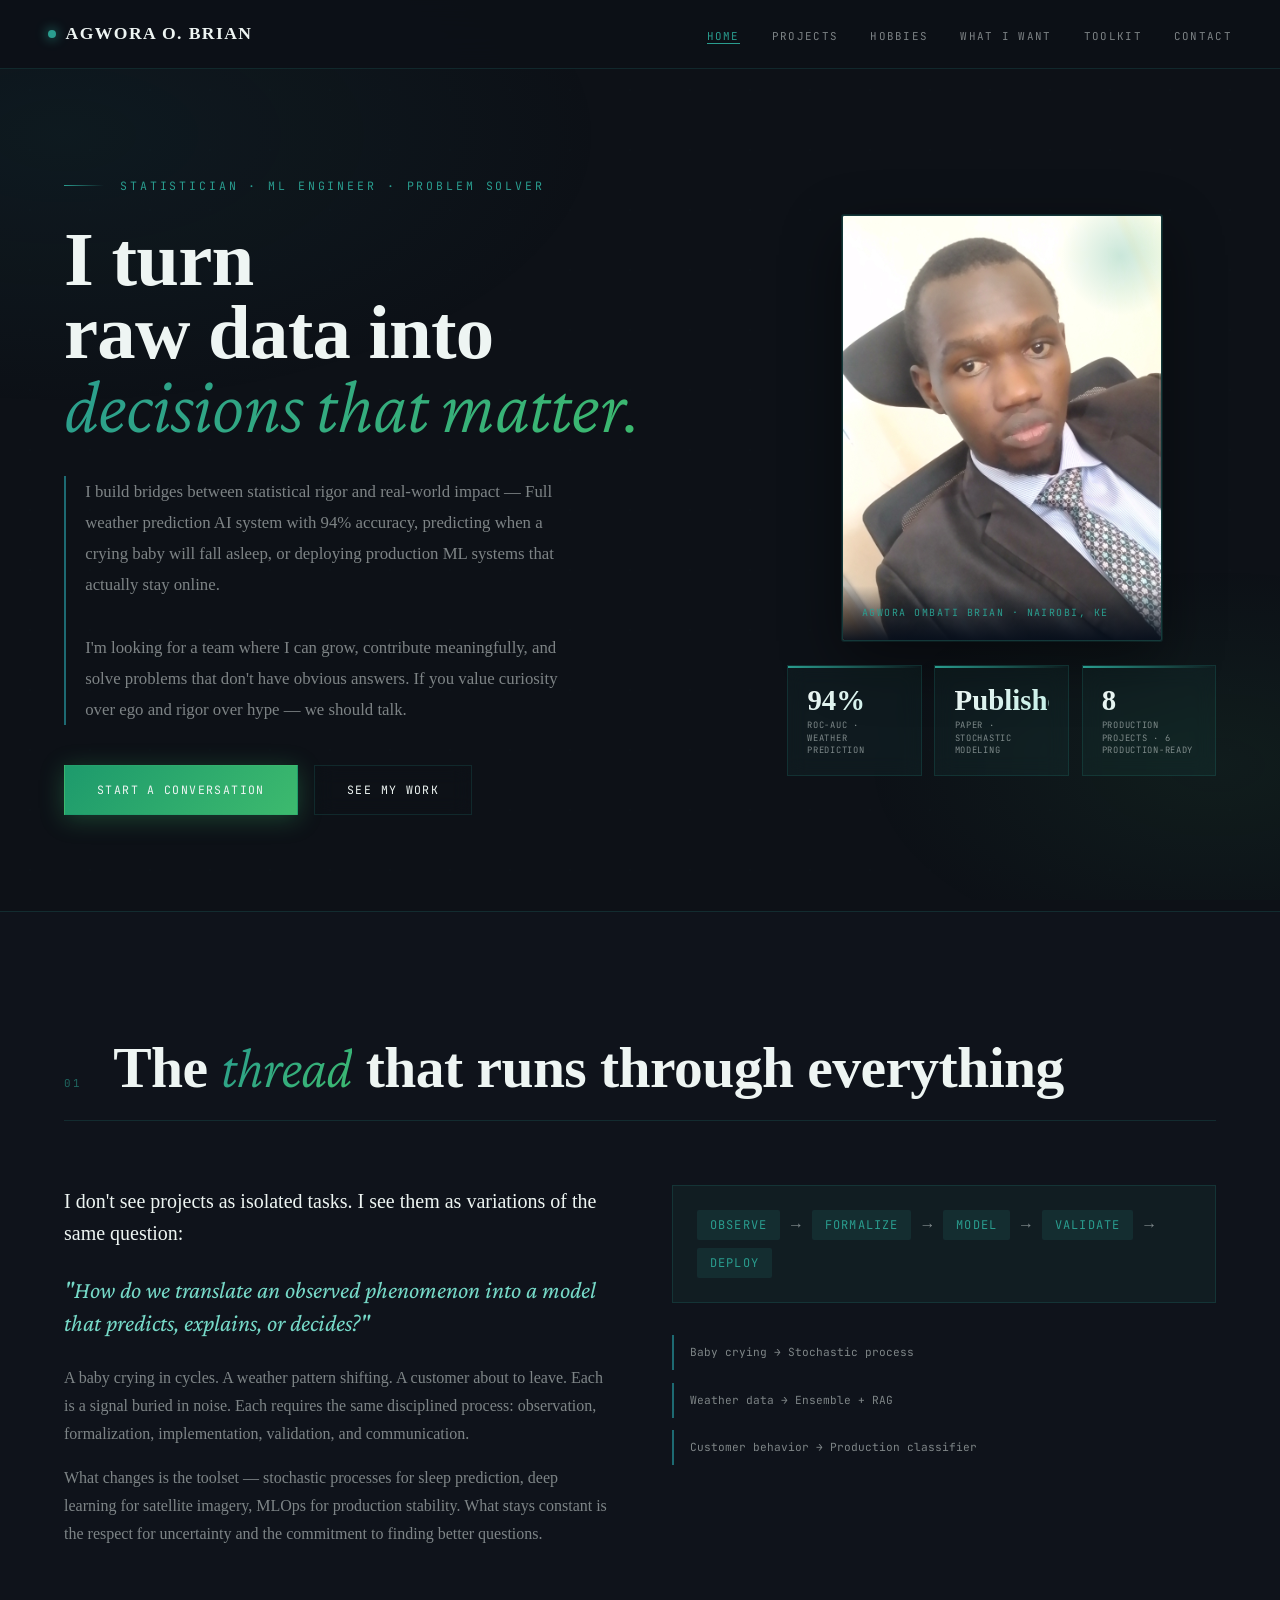
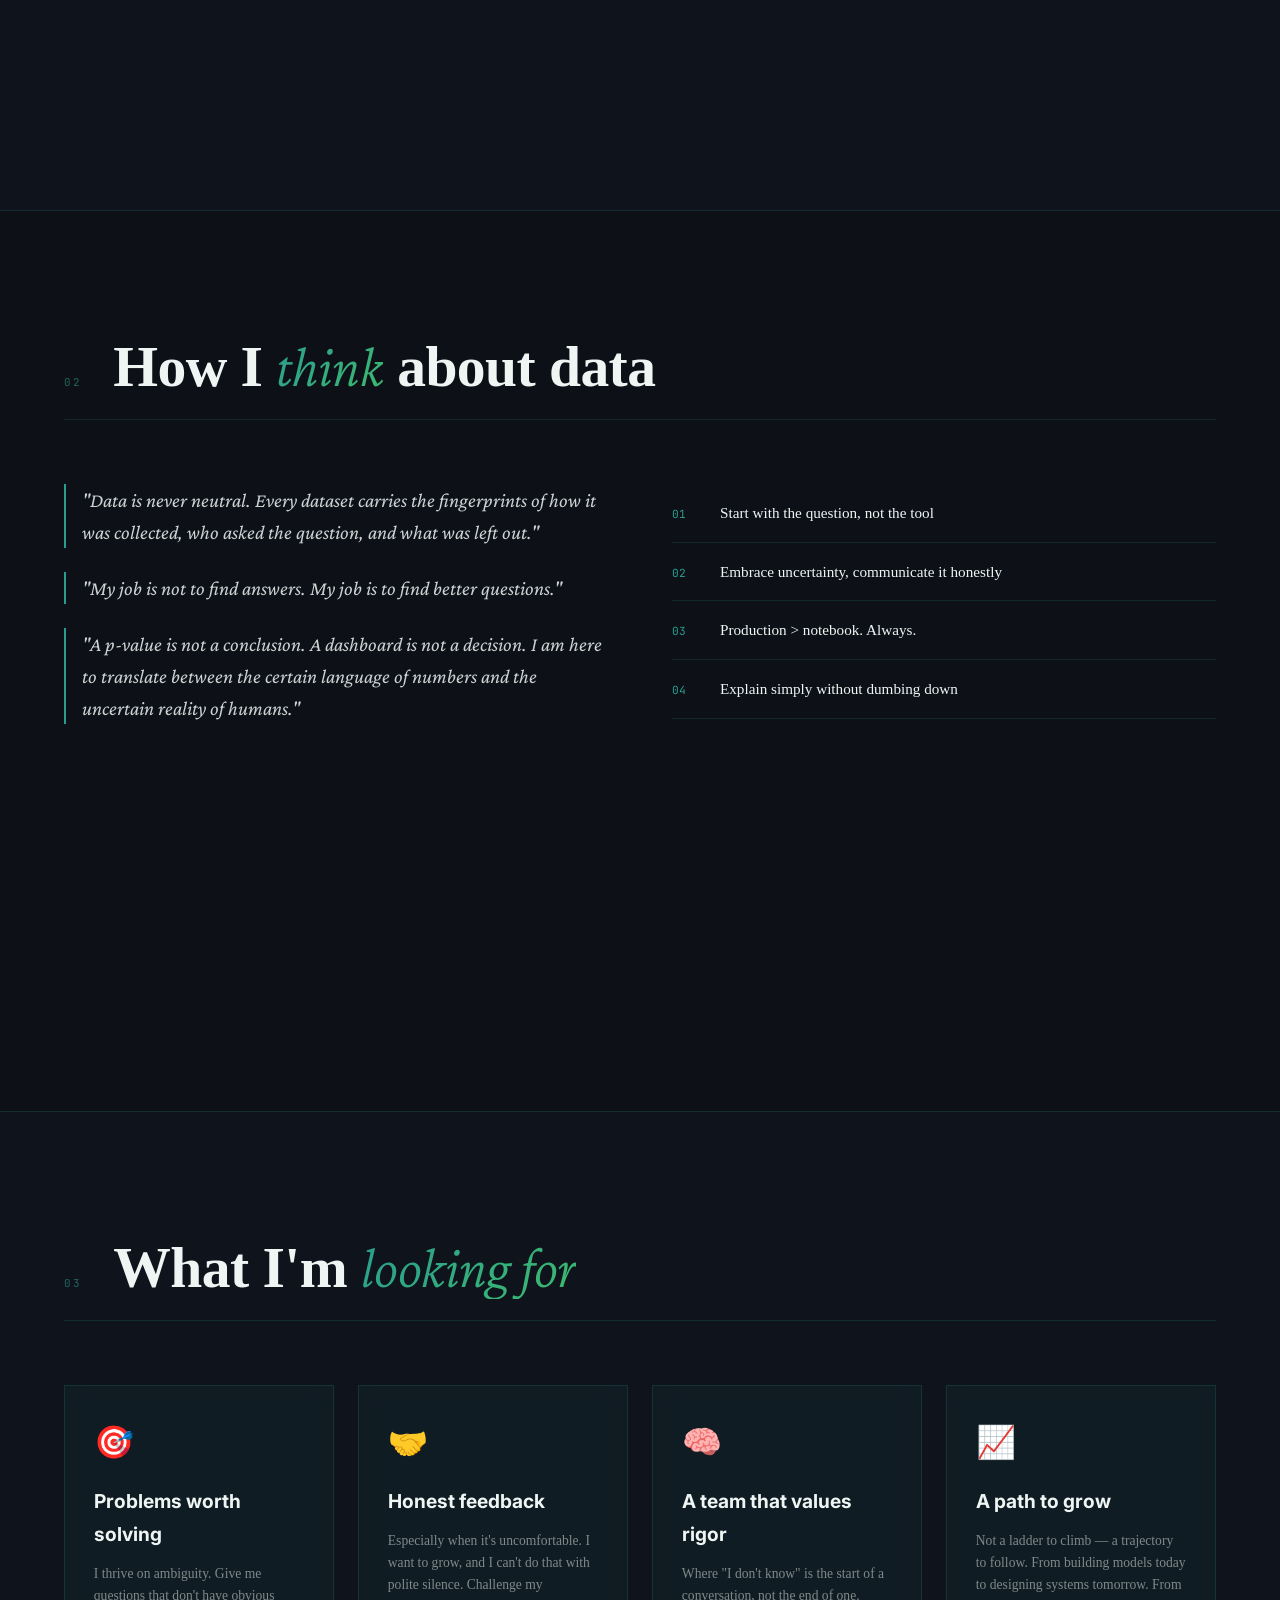
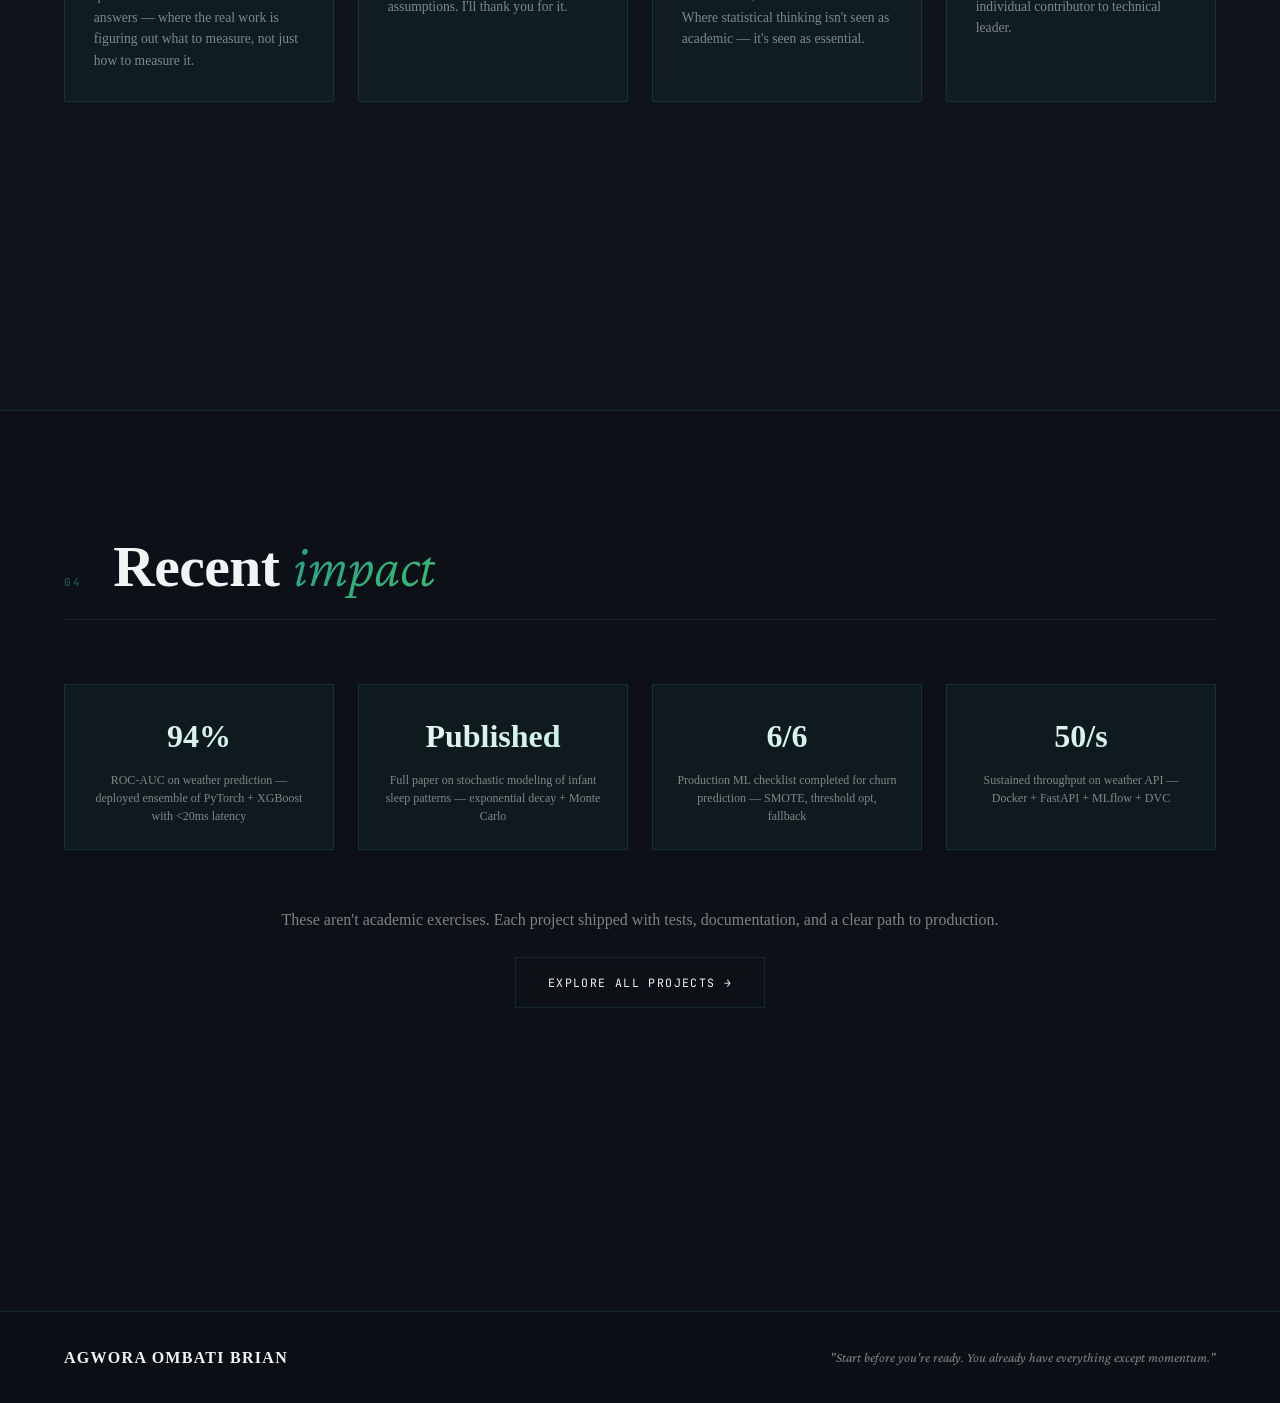
<file: index.html>
<!DOCTYPE html>
<html lang="en">
<head>
<meta charset="UTF-8">
<meta name="viewport" content="width=device-width, initial-scale=1.0">
<title>Agwora Ombati Brian — Data Scientist & ML Engineer</title>
<link rel="preconnect" href="https://fonts.googleapis.com">
<link href="https://fonts.googleapis.com/css2?family=Inter:opsz,wght@14..32,300;14..32,400;14..32,500;14..32,600;14..32,700;14..32,800&family=Crimson+Pro:ital,wght@0,400;0,500;1,400;1,500&family=JetBrains+Mono:wght@300;400;500&display=swap" rel="stylesheet">
<link rel="stylesheet" href="style.css">
</head>
<body>

<nav id="navbar">
  <a href="index.html" class="nav-logo">
    <span></span>AGWORA O. BRIAN
  </a>
  <div class="nav-right">
    <ul class="nav-links">
      <li><a href="index.html" class="active">Home</a></li>
      <li><a href="projects.html">Projects</a></li>
      <li><a href="hobbies.html">Hobbies</a></li>
      <li><a href="wants.html">What I Want</a></li>
      <li><a href="toolkit.html">Toolkit</a></li>
      <li><a href="contact.html">Contact</a></li>
    </ul>
    <button class="hamburger" id="hamburger" aria-label="Menu">
      <span></span><span></span><span></span>
    </button>
  </div>
</nav>

<div class="mobile-menu" id="mobileMenu">
  <a href="index.html" onclick="closeMobile()">Home</a>
  <a href="projects.html" onclick="closeMobile()">Projects</a>
  <a href="hobbies.html" onclick="closeMobile()">Hobbies</a>
  <a href="wants.html" onclick="closeMobile()">What I Want</a>
  <a href="toolkit.html" onclick="closeMobile()">Toolkit</a>
  <a href="contact.html" onclick="closeMobile()">Contact</a>
</div>

<!-- SECTION 1: HERO -->
<section id="home">
  <div class="hero-left">
    <div class="hero-eyebrow">Statistician · ML Engineer · Problem Solver</div>
    <h1 class="hero-headline">
      I turn<br>raw data into<br><em>decisions that matter.</em>
    </h1>
    <p class="hero-bio">
      I build bridges between statistical rigor and real-world impact — Full weather prediction AI system with 94% accuracy, predicting when a crying baby will fall asleep, or deploying production ML systems that actually stay online.
      <br><br>
      I'm looking for a team where I can grow, contribute meaningfully, and solve problems that don't have obvious answers. If you value curiosity over ego and rigor over hype — we should talk.
    </p>
    <div class="hero-btns">
      <a href="contact.html" class="btn btn-primary">Start a conversation</a>
      <a href="projects.html" class="btn btn-outline">See my work</a>
    </div>
  </div>

  <div class="hero-right">
    <div class="hero-photo-wrapper">
      <div class="hero-photo-frame">
        <img src="profile.jpg" alt="Agwora Ombati Brian" style="width:100%;height:100%;object-fit:cover;" />
        <div class="photo-glow"></div>
        <div class="photo-label">Agwora Ombati Brian · Nairobi, KE</div>
      </div>
    </div>

    <div class="hero-stats-row">
      <div class="hero-stat-card">
        <div class="stat-num">94%</div>
        <div class="stat-label">ROC-AUC · Weather Prediction</div>
      </div>
      <div class="hero-stat-card">
        <div class="stat-num">Published</div>
        <div class="stat-label">Paper · Stochastic Modeling</div>
      </div>
      <div class="hero-stat-card">
        <div class="stat-num">8</div>
        <div class="stat-label">Production projects · 6 production-ready</div>
      </div>
    </div>
  </div>
</section>

<!-- SECTION 2: THE THREAD THAT CONNECTS MY WORK -->
<section id="thread" class="alt-section">
  <div class="section-header reveal">
    <span class="section-number">01</span>
    <h2 class="section-title">The <em>thread</em> that runs through everything</h2>
  </div>
  <div class="thread-grid reveal">
    <div class="thread-text">
      <p class="thread-lead">I don't see projects as isolated tasks. I see them as variations of the same question:</p>
      <p class="thread-quote">"How do we translate an observed phenomenon into a model that predicts, explains, or decides?"</p>
      <p class="thread-body">A baby crying in cycles. A weather pattern shifting. A customer about to leave. Each is a signal buried in noise. Each requires the same disciplined process: observation, formalization, implementation, validation, and communication.</p>
      <p class="thread-body">What changes is the toolset — stochastic processes for sleep prediction, deep learning for satellite imagery, MLOps for production stability. What stays constant is the respect for uncertainty and the commitment to finding better questions.</p>
    </div>
    <div class="thread-visual">
      <div class="thread-chain">
        <span class="chain-link">Observe</span>
        <span class="chain-arrow">→</span>
        <span class="chain-link">Formalize</span>
        <span class="chain-arrow">→</span>
        <span class="chain-link">Model</span>
        <span class="chain-arrow">→</span>
        <span class="chain-link">Validate</span>
        <span class="chain-arrow">→</span>
        <span class="chain-link">Deploy</span>
      </div>
      <div class="thread-examples">
        <div class="example-item">Baby crying → Stochastic process</div>
        <div class="example-item">Weather data → Ensemble + RAG</div>
        <div class="example-item">Customer behavior → Production classifier</div>
      </div>
    </div>
  </div>
</section>

<!-- SECTION 3: MY PHILOSOPHY -->
<section id="philosophy">
  <div class="section-header reveal">
    <span class="section-number">02</span>
    <h2 class="section-title">How I <em>think</em> about data</h2>
  </div>
  <div class="philosophy-container reveal">
    <div class="philosophy-main">
      <p class="philosophy-statement">"Data is never neutral. Every dataset carries the fingerprints of how it was collected, who asked the question, and what was left out."</p>
      <p class="philosophy-statement">"My job is not to find answers. My job is to find better questions."</p>
      <p class="philosophy-statement">"A p-value is not a conclusion. A dashboard is not a decision. I am here to translate between the certain language of numbers and the uncertain reality of humans."</p>
    </div>
    <div class="philosophy-principles">
      <div class="principle">
        <span class="principle-num">01</span>
        <span class="principle-text">Start with the question, not the tool</span>
      </div>
      <div class="principle">
        <span class="principle-num">02</span>
        <span class="principle-text">Embrace uncertainty, communicate it honestly</span>
      </div>
      <div class="principle">
        <span class="principle-num">03</span>
        <span class="principle-text">Production > notebook. Always.</span>
      </div>
      <div class="principle">
        <span class="principle-num">04</span>
        <span class="principle-text">Explain simply without dumbing down</span>
      </div>
    </div>
  </div>
</section>

<!-- SECTION 4: WHAT I'M LOOKING FOR -->
<section id="looking-for" class="alt-section">
  <div class="section-header reveal">
    <span class="section-number">03</span>
    <h2 class="section-title">What I'm <em>looking for</em></h2>
  </div>
  <div class="looking-grid reveal">
    <div class="looking-card">
      <div class="looking-icon">🎯</div>
      <h3>Problems worth solving</h3>
      <p>I thrive on ambiguity. Give me questions that don't have obvious answers — where the real work is figuring out what to measure, not just how to measure it.</p>
    </div>
    <div class="looking-card">
      <div class="looking-icon">🤝</div>
      <h3>Honest feedback</h3>
      <p>Especially when it's uncomfortable. I want to grow, and I can't do that with polite silence. Challenge my assumptions. I'll thank you for it.</p>
    </div>
    <div class="looking-card">
      <div class="looking-icon">🧠</div>
      <h3>A team that values rigor</h3>
      <p>Where "I don't know" is the start of a conversation, not the end of one. Where statistical thinking isn't seen as academic — it's seen as essential.</p>
    </div>
    <div class="looking-card">
      <div class="looking-icon">📈</div>
      <h3>A path to grow</h3>
      <p>Not a ladder to climb — a trajectory to follow. From building models today to designing systems tomorrow. From individual contributor to technical leader.</p>
    </div>
  </div>
</section>

<!-- SECTION 5: RECENT IMPACT -->
<section id="impact">
  <div class="section-header reveal">
    <span class="section-number">04</span>
    <h2 class="section-title">Recent <em>impact</em></h2>
  </div>
  <div class="impact-grid reveal">
    <div class="impact-item">
      <div class="impact-num">94%</div>
      <div class="impact-desc">ROC-AUC on weather prediction — deployed ensemble of PyTorch + XGBoost with &lt;20ms latency</div>
    </div>
    <div class="impact-item">
      <div class="impact-num">Published</div>
      <div class="impact-desc">Full paper on stochastic modeling of infant sleep patterns — exponential decay + Monte Carlo</div>
    </div>
    <div class="impact-item">
      <div class="impact-num">6/6</div>
      <div class="impact-desc">Production ML checklist completed for churn prediction — SMOTE, threshold opt, fallback</div>
    </div>
    <div class="impact-item">
      <div class="impact-num">50/s</div>
      <div class="impact-desc">Sustained throughput on weather API — Docker + FastAPI + MLflow + DVC</div>
    </div>
  </div>
  <div class="impact-cta reveal">
    <p>These aren't academic exercises. Each project shipped with tests, documentation, and a clear path to production.</p>
    <a href="projects.html" class="btn btn-outline">Explore all projects →</a>
  </div>
</section>

<footer>
  <span class="footer-name">AGWORA OMBATI BRIAN</span>
  <span class="footer-closing">"Start before you're ready. You already have everything except momentum."</span>
</footer>

<script src="script.js"></script>
</body>
  </html>
</file>
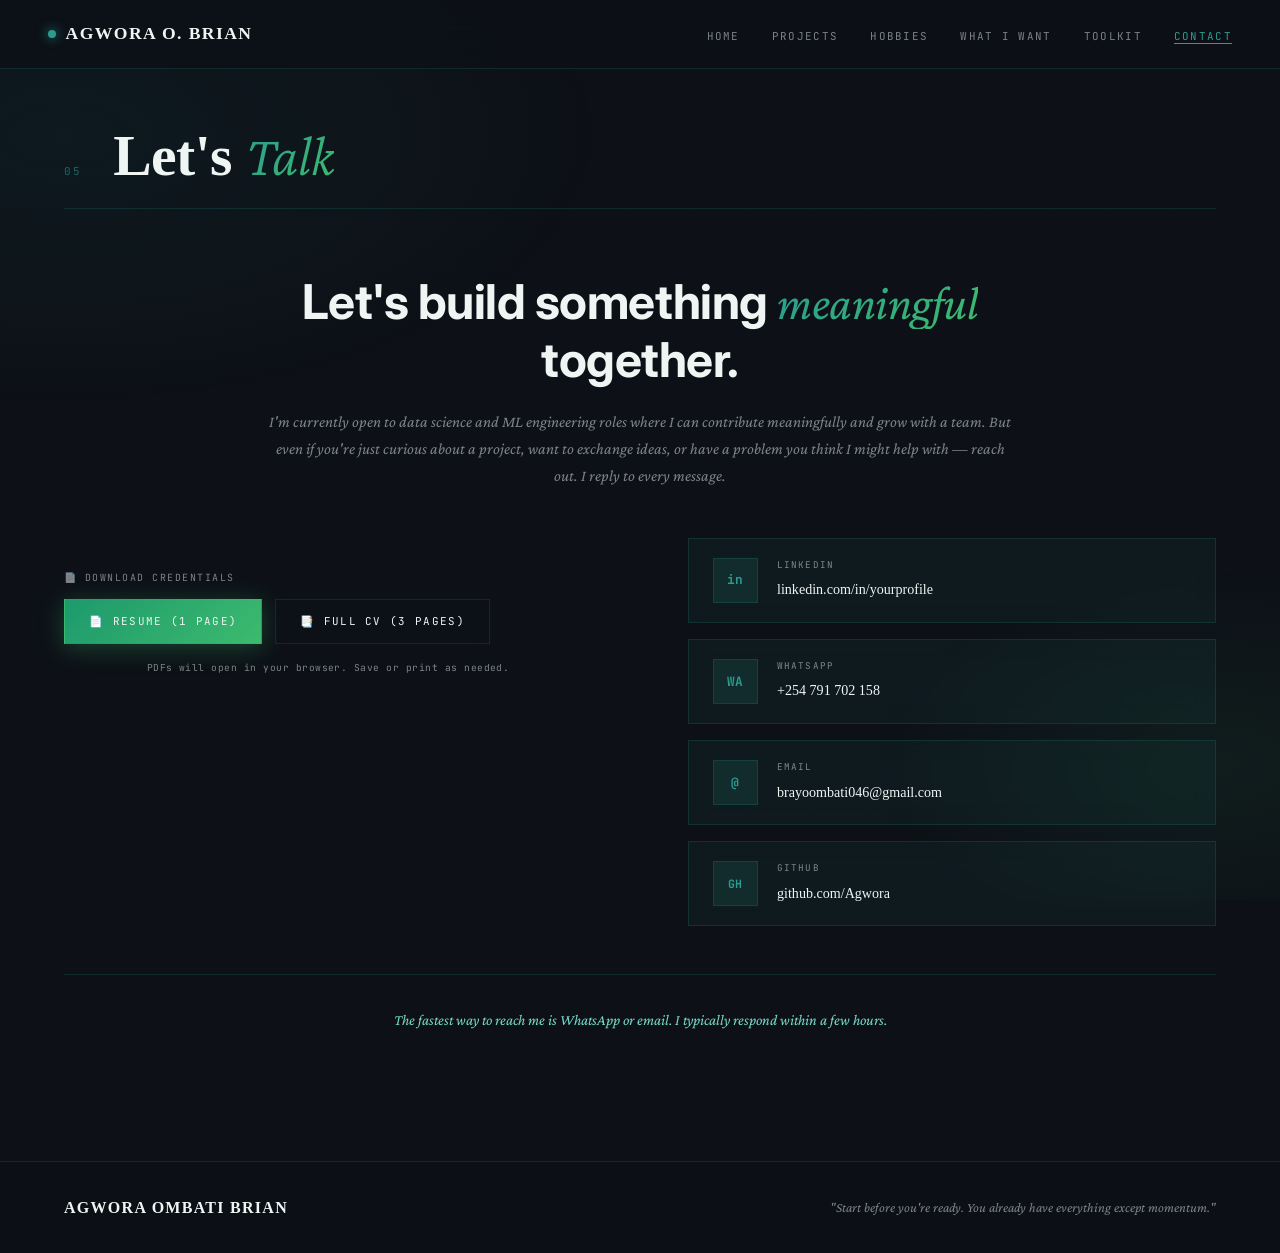
<file: contact.html>
<!DOCTYPE html>
<html lang="en">
<head>
<meta charset="UTF-8">
<meta name="viewport" content="width=device-width, initial-scale=1.0">
<title>Agwora Ombati Brian — Contact</title>
<link rel="preconnect" href="https://fonts.googleapis.com">
<link href="https://fonts.googleapis.com/css2?family=Inter:opsz,wght@14..32,300;14..32,400;14..32,500;14..32,600;14..32,700;14..32,800&family=Crimson+Pro:ital,wght@0,400;0,500;1,400;1,500&family=JetBrains+Mono:wght@300;400;500&display=swap" rel="stylesheet">
<link rel="stylesheet" href="style.css">
</head>
<body>

<nav id="navbar">
  <a href="index.html" class="nav-logo">
    <span></span>AGWORA O. BRIAN
  </a>
  <div class="nav-right">
    <ul class="nav-links">
      <li><a href="index.html">Home</a></li>
      <li><a href="projects.html">Projects</a></li>
      <li><a href="hobbies.html">Hobbies</a></li>
      <li><a href="wants.html">What I Want</a></li>
      <li><a href="toolkit.html">Toolkit</a></li>
      <li><a href="contact.html" class="active">Contact</a></li>
    </ul>
    <button class="hamburger" id="hamburger" aria-label="Menu">
      <span></span><span></span><span></span>
    </button>
  </div>
</nav>

<div class="mobile-menu" id="mobileMenu">
  <a href="index.html" onclick="closeMobile()">Home</a>
  <a href="projects.html" onclick="closeMobile()">Projects</a>
  <a href="hobbies.html" onclick="closeMobile()">Hobbies</a>
  <a href="wants.html" onclick="closeMobile()">What I Want</a>
  <a href="toolkit.html" onclick="closeMobile()">Toolkit</a>
  <a href="contact.html" onclick="closeMobile()">Contact</a>
</div>

<section id="contact">
  <div class="section-header reveal">
    <span class="section-number">05</span>
    <h2 class="section-title">Let's <em>Talk</em></h2>
  </div>

  <!-- WARM INTRO -->
  <div class="contact-intro reveal">
    <h3 class="contact-headline">Let's build something <em>meaningful</em> together.</h3>
    <p class="contact-note">
      I'm currently open to data science and ML engineering roles where I can contribute meaningfully and grow with a team. 
      But even if you're just curious about a project, want to exchange ideas, or have a problem you think I might help with — reach out. 
      I reply to every message.
    </p>
  </div>

  <div class="contact-grid">
    <!-- LEFT COLUMN: Docs & Credentials -->
    <div class="reveal">
      <div class="contact-docs">
        <div class="contact-docs-label">📄 Download credentials</div>
        <div class="doc-btns">
          <a href="resume.pdf" target="_blank" class="btn btn-primary" style="font-size: 0.68rem; padding: 0.75rem 1.5rem;">📄 Resume (1 page)</a>
          <a href="cv.pdf" target="_blank" class="btn btn-outline" style="font-size: 0.68rem; padding: 0.75rem 1.5rem;">📑 Full CV (3 pages)</a>
        </div>
        <p class="docs-note">PDFs will open in your browser. Save or print as needed.</p>
      </div>
    </div>

    <!-- RIGHT COLUMN: Contact Links -->
    <div class="contact-links reveal">
      <a href="https://linkedin.com/in/yourprofile" target="_blank" class="contact-link">
        <div class="contact-link-icon">in</div>
        <div class="contact-link-text">
          <span class="contact-link-label">LinkedIn</span>
          <span class="contact-link-value">linkedin.com/in/yourprofile</span>
        </div>
      </a>
      <a href="https://wa.me/254791702158?text=I%20saw%20your%20portfolio" target="_blank" class="contact-link">
        <div class="contact-link-icon">WA</div>
        <div class="contact-link-text">
          <span class="contact-link-label">WhatsApp</span>
          <span class="contact-link-value">+254 791 702 158</span>
        </div>
      </a>
      <a href="mailto:brayoombati046@gmail.com" class="contact-link">
        <div class="contact-link-icon">@</div>
        <div class="contact-link-text">
          <span class="contact-link-label">Email</span>
          <span class="contact-link-value">brayoombati046@gmail.com</span>
        </div>
      </a>
      <a href="https://github.com/Agwora" target="_blank" class="contact-link">
        <div class="contact-link-icon" style="font-size:0.72rem;">GH</div>
        <div class="contact-link-text">
          <span class="contact-link-label">GitHub</span>
          <span class="contact-link-value">github.com/Agwora</span>
        </div>
      </a>
    </div>
  </div>

  <!-- CLOSING LINE -->
  <div class="contact-closing reveal">
    <p class="closing-message">
      The fastest way to reach me is WhatsApp or email. I typically respond within a few hours.
    </p>
  </div>
</section>

<footer>
  <span class="footer-name">AGWORA OMBATI BRIAN</span>
  <span class="footer-closing">"Start before you're ready. You already have everything except momentum."</span>
</footer>

<script src="script.js"></script>
</body>
</html>
</file>
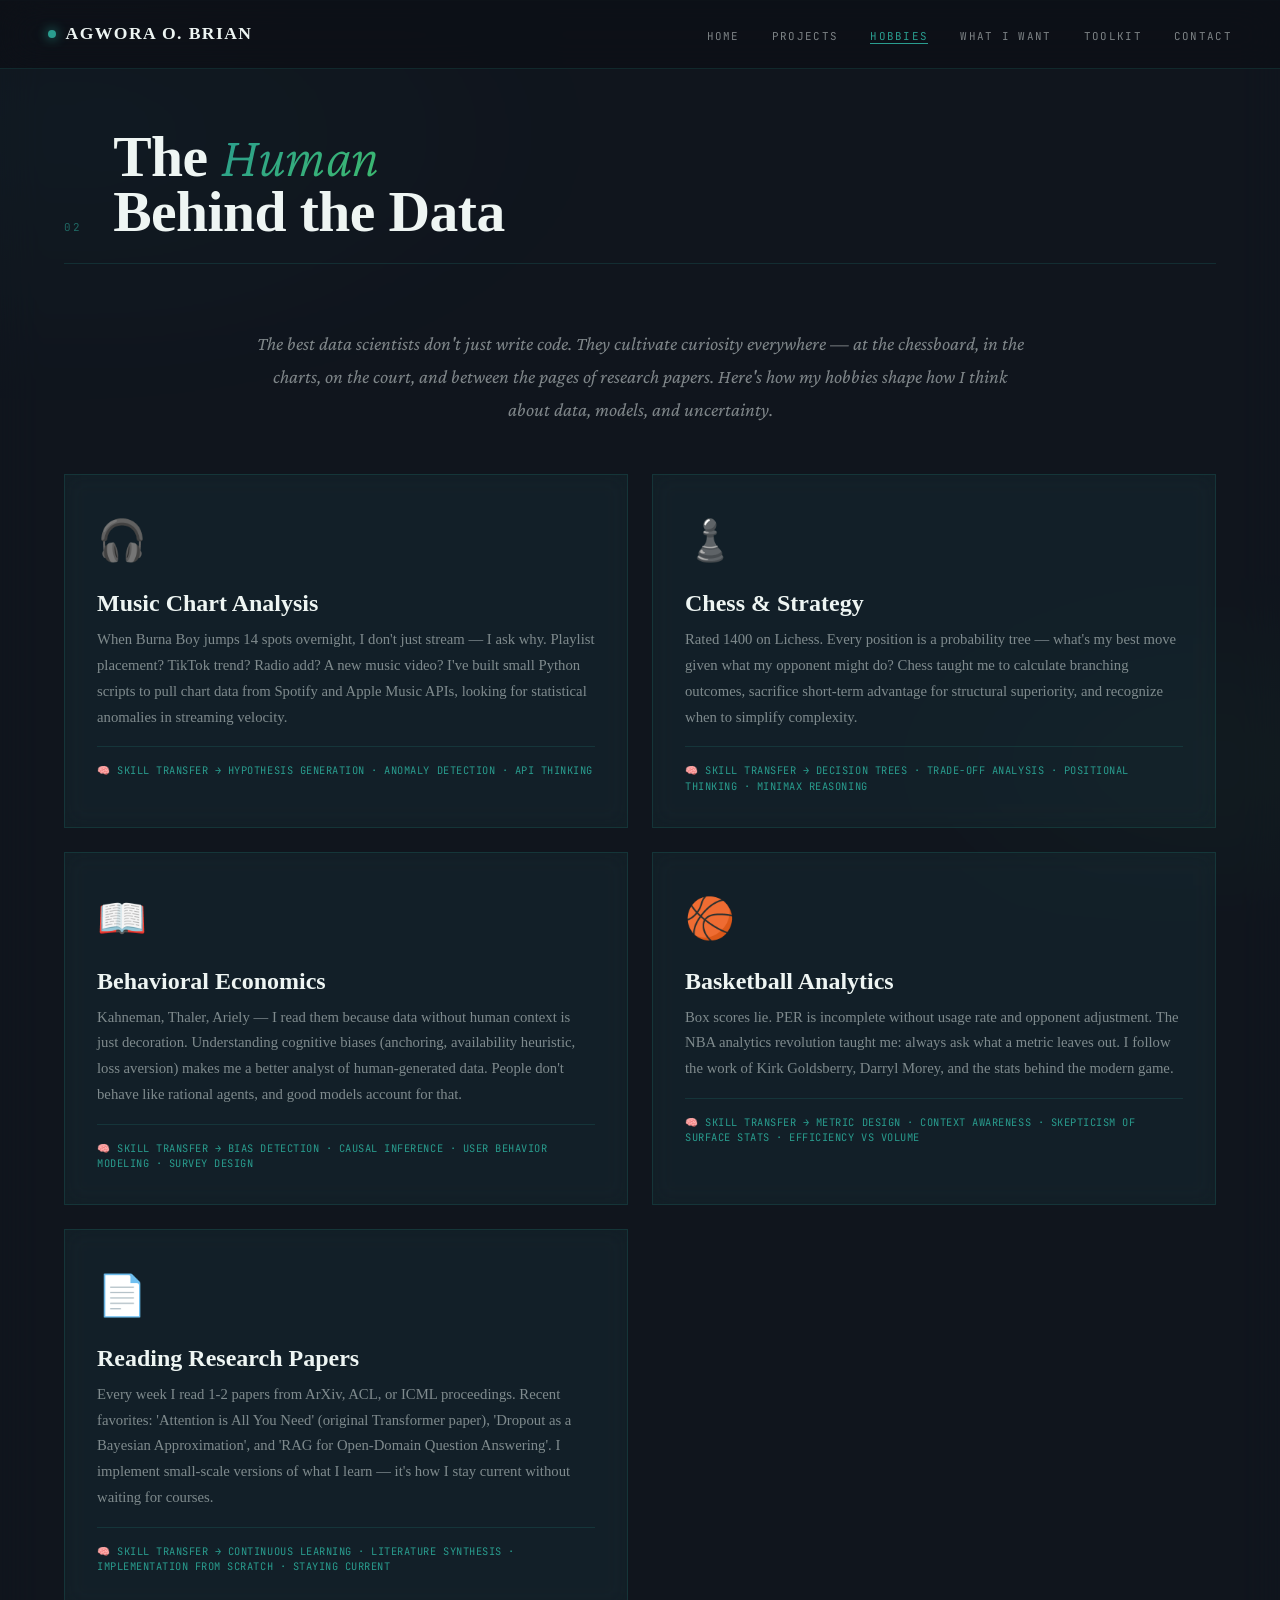
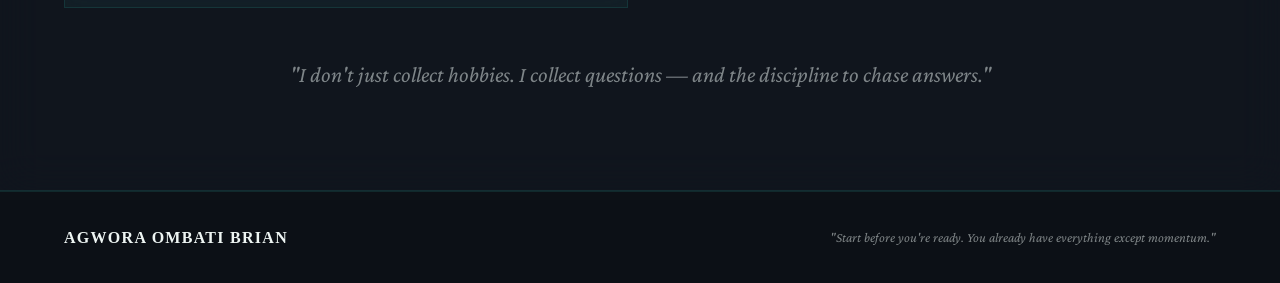
<file: hobbies.html>
<!DOCTYPE html>
<html lang="en">
<head>
<meta charset="UTF-8">
<meta name="viewport" content="width=device-width, initial-scale=1.0">
<title>Agwora Ombati Brian — Hobbies & Curiosity</title>
<link rel="preconnect" href="https://fonts.googleapis.com">
<link href="https://fonts.googleapis.com/css2?family=Inter:opsz,wght@14..32,300;14..32,400;14..32,500;14..32,600;14..32,700;14..32,800&family=Crimson+Pro:ital,wght@0,400;0,500;1,400;1,500&family=JetBrains+Mono:wght@300;400;500&display=swap" rel="stylesheet">
<link rel="stylesheet" href="style.css">
</head>
<body>

<nav id="navbar">
  <a href="index.html" class="nav-logo">
    <span></span>AGWORA O. BRIAN
  </a>
  <div class="nav-right">
    <ul class="nav-links">
      <li><a href="index.html">Home</a></li>
      <li><a href="projects.html">Projects</a></li>
      <li><a href="hobbies.html" class="active">Hobbies</a></li>
      <li><a href="wants.html">What I Want</a></li>
      <li><a href="toolkit.html">Toolkit</a></li>
      <li><a href="contact.html">Contact</a></li>
    </ul>
    <button class="hamburger" id="hamburger" aria-label="Menu">
      <span></span><span></span><span></span>
    </button>
  </div>
</nav>

<div class="mobile-menu" id="mobileMenu">
  <a href="index.html" onclick="closeMobile()">Home</a>
  <a href="projects.html" onclick="closeMobile()">Projects</a>
  <a href="hobbies.html" onclick="closeMobile()">Hobbies</a>
  <a href="wants.html" onclick="closeMobile()">What I Want</a>
  <a href="toolkit.html" onclick="closeMobile()">Toolkit</a>
  <a href="contact.html" onclick="closeMobile()">Contact</a>
</div>

<section id="hobbies">
  <div class="section-header reveal">
    <span class="section-number">02</span>
    <h2 class="section-title">The <em>Human</em><br>Behind the Data</h2>
  </div>
  
  <div class="hobbies-intro reveal">
    <p class="hobbies-intro-text">
      The best data scientists don't just write code. They cultivate curiosity everywhere — at the chessboard, 
      in the charts, on the court, and between the pages of research papers. Here's how my hobbies shape 
      how I think about data, models, and uncertainty.
    </p>
  </div>

  <div class="hobbies-grid">
    <div class="hobby-card reveal">
      <span class="hobby-icon">🎧</span>
      <div class="hobby-name">Music Chart Analysis</div>
      <p class="hobby-why">When Burna Boy jumps 14 spots overnight, I don't just stream — I ask why. Playlist placement? TikTok trend? Radio add? A new music video? I've built small Python scripts to pull chart data from Spotify and Apple Music APIs, looking for statistical anomalies in streaming velocity.</p>
      <div class="hobby-insight">🧠 Skill transfer → Hypothesis generation · Anomaly detection · API thinking</div>
    </div>
    
    <div class="hobby-card reveal">
      <span class="hobby-icon">♟️</span>
      <div class="hobby-name">Chess &amp; Strategy</div>
      <p class="hobby-why">Rated 1400 on Lichess. Every position is a probability tree — what's my best move given what my opponent might do? Chess taught me to calculate branching outcomes, sacrifice short-term advantage for structural superiority, and recognize when to simplify complexity.</p>
      <div class="hobby-insight">🧠 Skill transfer → Decision trees · Trade-off analysis · Positional thinking · Minimax reasoning</div>
    </div>
    
    <div class="hobby-card reveal">
      <span class="hobby-icon">📖</span>
      <div class="hobby-name">Behavioral Economics</div>
      <p class="hobby-why">Kahneman, Thaler, Ariely — I read them because data without human context is just decoration. Understanding cognitive biases (anchoring, availability heuristic, loss aversion) makes me a better analyst of human-generated data. People don't behave like rational agents, and good models account for that.</p>
      <div class="hobby-insight">🧠 Skill transfer → Bias detection · Causal inference · User behavior modeling · Survey design</div>
    </div>
    
    <div class="hobby-card reveal">
      <span class="hobby-icon">🏀</span>
      <div class="hobby-name">Basketball Analytics</div>
      <p class="hobby-why">Box scores lie. PER is incomplete without usage rate and opponent adjustment. The NBA analytics revolution taught me: always ask what a metric leaves out. I follow the work of Kirk Goldsberry, Darryl Morey, and the stats behind the modern game.</p>
      <div class="hobby-insight">🧠 Skill transfer → Metric design · Context awareness · Skepticism of surface stats · Efficiency vs volume</div>
    </div>
    
    <div class="hobby-card reveal">
      <span class="hobby-icon">📄</span>
      <div class="hobby-name">Reading Research Papers</div>
      <p class="hobby-why">Every week I read 1-2 papers from ArXiv, ACL, or ICML proceedings. Recent favorites: 'Attention is All You Need' (original Transformer paper), 'Dropout as a Bayesian Approximation', and 'RAG for Open-Domain Question Answering'. I implement small-scale versions of what I learn — it's how I stay current without waiting for courses.</p>
      <div class="hobby-insight">🧠 Skill transfer → Continuous learning · Literature synthesis · Implementation from scratch · Staying current</div>
    </div>
  </div>
  
  <p class="hobbies-footer reveal">"I don't just collect hobbies. I collect questions — and the discipline to chase answers."</p>
</section>

<footer>
  <span class="footer-name">AGWORA OMBATI BRIAN</span>
  <span class="footer-closing">"Start before you're ready. You already have everything except momentum."</span>
</footer>

<script src="script.js"></script>
</body>
</html>
</file>
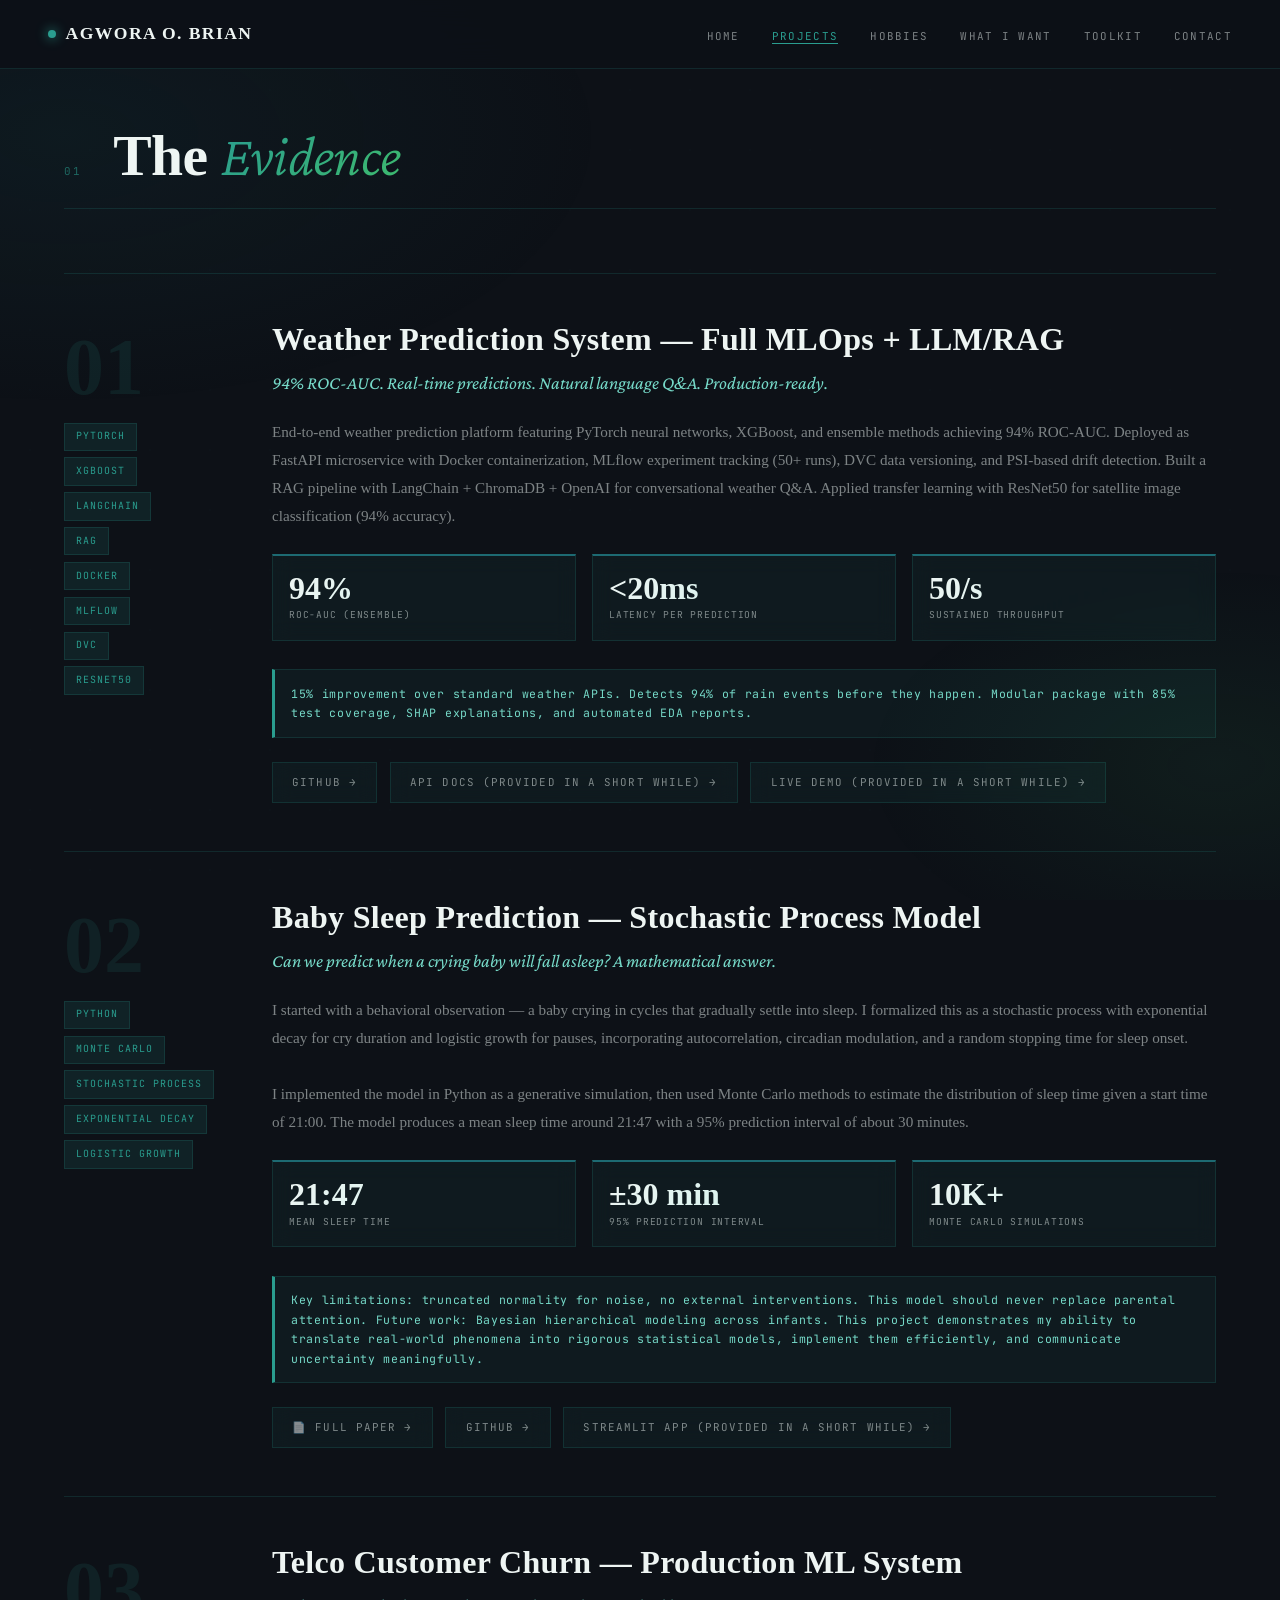
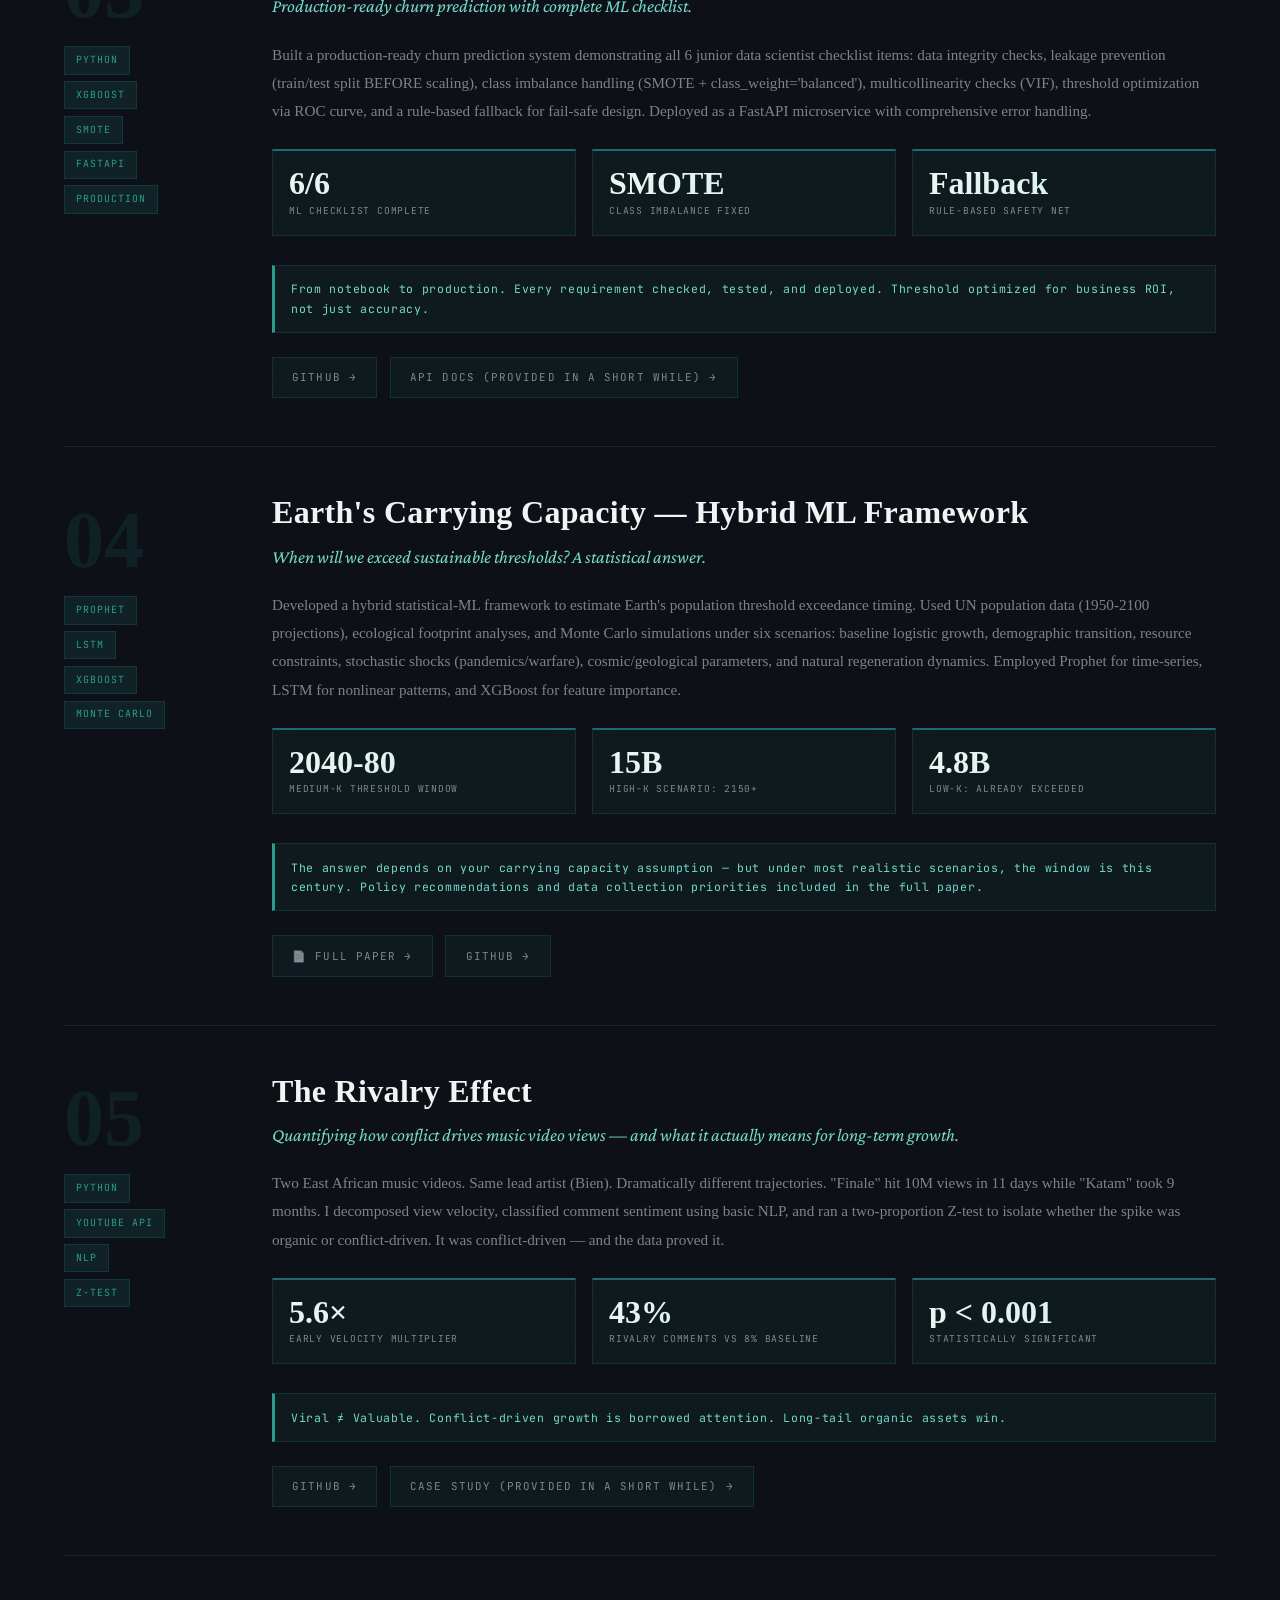
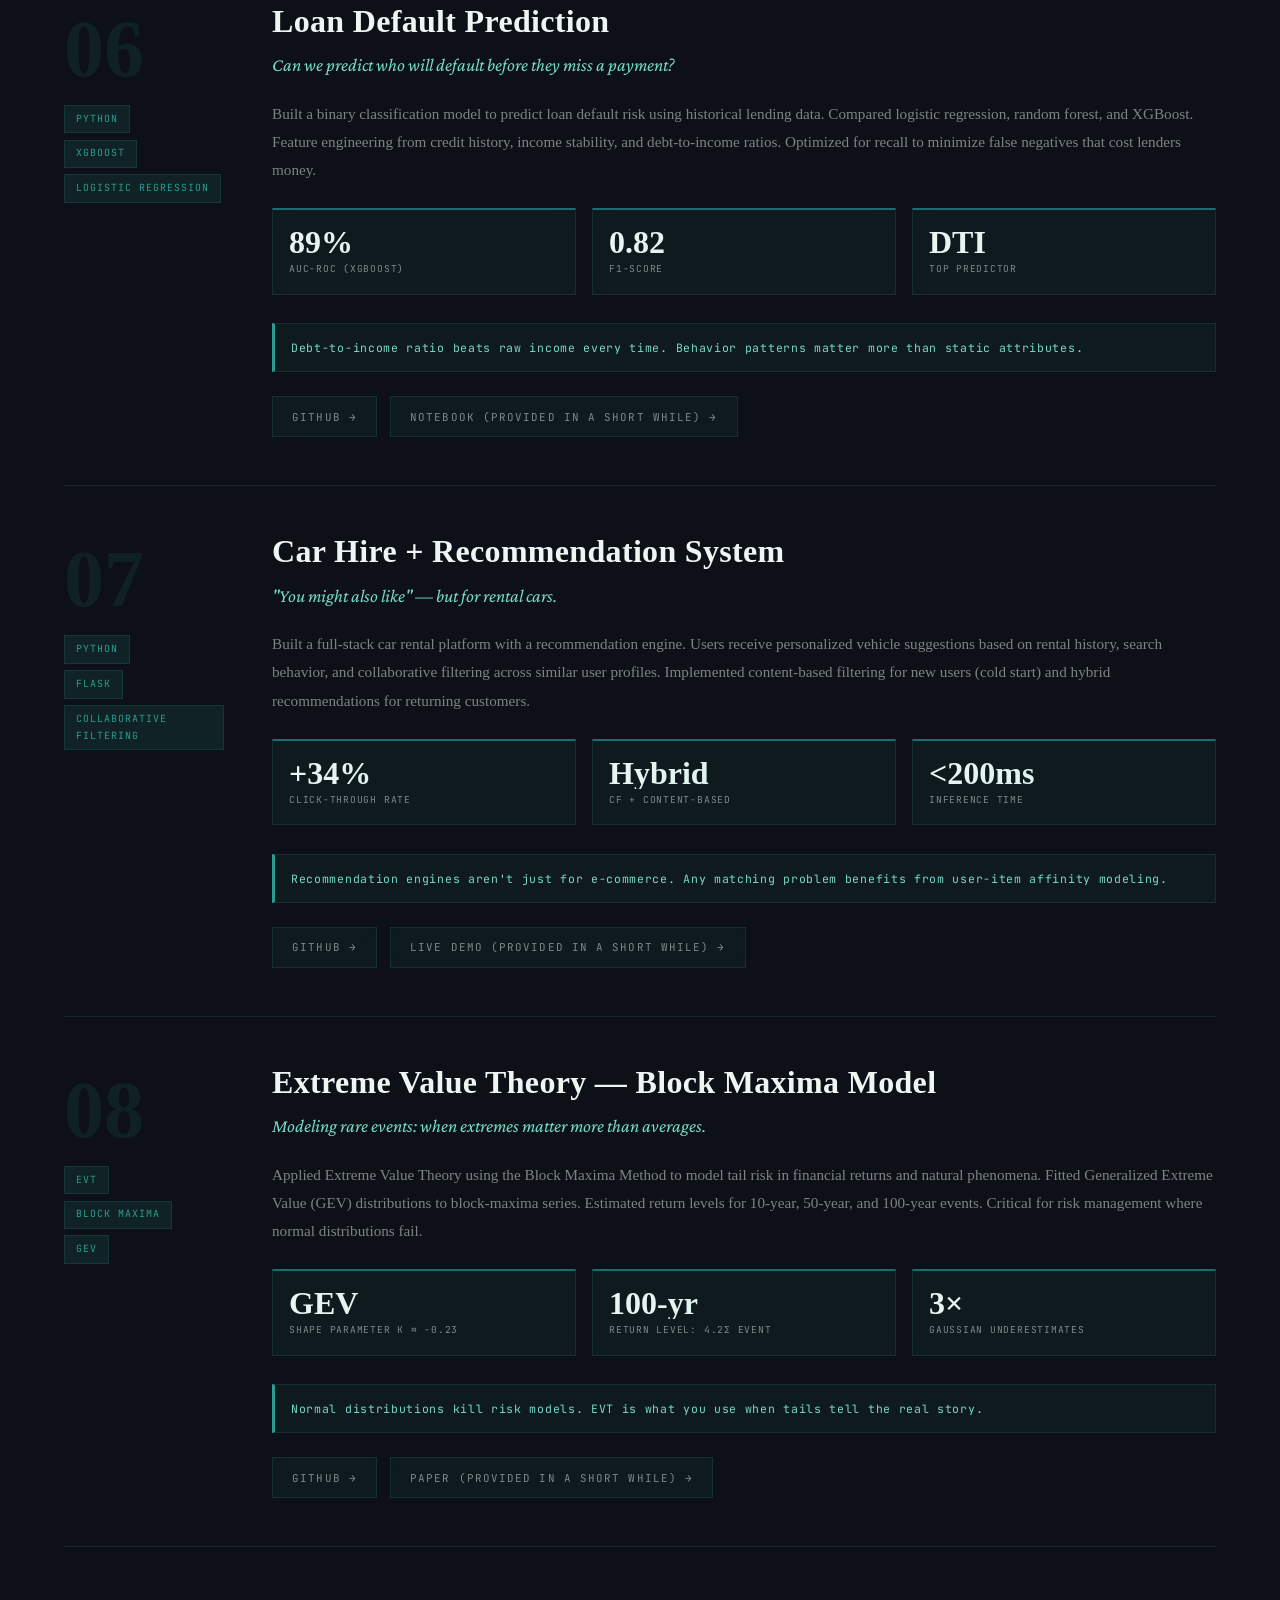
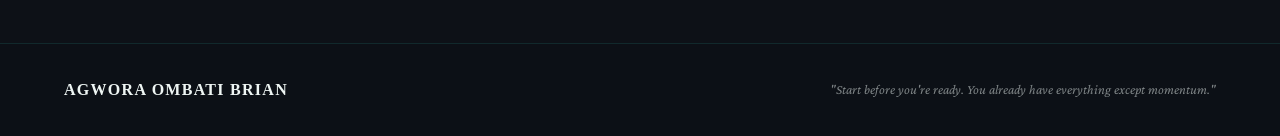
<file: projects.html>
<!DOCTYPE html>
<html lang="en">
<head>
<meta charset="UTF-8">
<meta name="viewport" content="width=device-width, initial-scale=1.0">
<title>Agwora Ombati Brian — Projects</title>
<link rel="preconnect" href="https://fonts.googleapis.com">
<link href="https://fonts.googleapis.com/css2?family=Inter:opsz,wght@14..32,300;14..32,400;14..32,500;14..32,600;14..32,700;14..32,800&family=Crimson+Pro:ital,wght@0,400;0,500;1,400;1,500&family=JetBrains+Mono:wght@300;400;500&display=swap" rel="stylesheet">
<link rel="stylesheet" href="style.css">
</head>
<body>

<nav id="navbar">
  <a href="index.html" class="nav-logo">
    <span></span>AGWORA O. BRIAN
  </a>
  <div class="nav-right">
    <ul class="nav-links">
      <li><a href="index.html">Home</a></li>
      <li><a href="projects.html" class="active">Projects</a></li>
      <li><a href="hobbies.html">Hobbies</a></li>
      <li><a href="wants.html">What I Want</a></li>
      <li><a href="toolkit.html">Toolkit</a></li>
      <li><a href="contact.html">Contact</a></li>
    </ul>
    <button class="hamburger" id="hamburger" aria-label="Menu">
      <span></span><span></span><span></span>
    </button>
  </div>
</nav>

<div class="mobile-menu" id="mobileMenu">
  <a href="index.html" onclick="closeMobile()">Home</a>
  <a href="projects.html" onclick="closeMobile()">Projects</a>
  <a href="hobbies.html" onclick="closeMobile()">Hobbies</a>
  <a href="wants.html" onclick="closeMobile()">What I Want</a>
  <a href="toolkit.html" onclick="closeMobile()">Toolkit</a>
  <a href="contact.html" onclick="closeMobile()">Contact</a>
</div>

<section id="projects">
  <div class="section-header reveal">
    <span class="section-number">01</span>
    <h2 class="section-title">The <em>Evidence</em></h2>
  </div>

  <!-- PROJECT 1: Weather Prediction System (Strongest) -->
  <div class="project-card reveal">
    <div class="project-meta">
      <div class="project-index">01</div>
      <div class="project-tags">
        <span class="tag">PyTorch</span>
        <span class="tag">XGBoost</span>
        <span class="tag">LangChain</span>
        <span class="tag">RAG</span>
        <span class="tag">Docker</span>
        <span class="tag">MLflow</span>
        <span class="tag">DVC</span>
        <span class="tag">ResNet50</span>
      </div>
    </div>
    <div class="project-content">
      <h3 class="project-title">Weather Prediction System — Full MLOps + LLM/RAG</h3>
      <p class="project-hook">94% ROC-AUC. Real-time predictions. Natural language Q&A. Production-ready.</p>
      <p class="project-desc">
        End-to-end weather prediction platform featuring PyTorch neural networks, XGBoost, and ensemble methods achieving 94% ROC-AUC.
        Deployed as FastAPI microservice with Docker containerization, MLflow experiment tracking (50+ runs), DVC data versioning,
        and PSI-based drift detection. Built a RAG pipeline with LangChain + ChromaDB + OpenAI for conversational weather Q&A.
        Applied transfer learning with ResNet50 for satellite image classification (94% accuracy).
      </p>
      <div class="project-findings">
        <div class="finding"><div class="finding-val">94%</div><div class="finding-desc">ROC-AUC (ensemble)</div></div>
        <div class="finding"><div class="finding-val">&lt;20ms</div><div class="finding-desc">Latency per prediction</div></div>
        <div class="finding"><div class="finding-val">50/s</div><div class="finding-desc">Sustained throughput</div></div>
      </div>
      <div class="project-takeaway">
        15% improvement over standard weather APIs. Detects 94% of rain events before they happen.
        Modular package with 85% test coverage, SHAP explanations, and automated EDA reports.
      </div>
      <div class="project-btns">
        <a href="https://github.com/Agwora/weather-prediction" target="_blank" class="btn-sm">GitHub →</a>
        <a href="#" class="btn-sm">API Docs (provided in a short while) →</a>
        <a href="#" class="btn-sm">Live Demo (provided in a short while) →</a>
      </div>
    </div>
  </div>

  <!-- PROJECT 2: Baby Crying — Stochastic Process (with Paper) -->
  <div class="project-card reveal">
    <div class="project-meta">
      <div class="project-index">02</div>
      <div class="project-tags">
        <span class="tag">Python</span>
        <span class="tag">Monte Carlo</span>
        <span class="tag">Stochastic Process</span>
        <span class="tag">Exponential Decay</span>
        <span class="tag">Logistic Growth</span>
      </div>
    </div>
    <div class="project-content">
      <h3 class="project-title">Baby Sleep Prediction — Stochastic Process Model</h3>
      <p class="project-hook">Can we predict when a crying baby will fall asleep? A mathematical answer.</p>
      <p class="project-desc">
        I started with a behavioral observation — a baby crying in cycles that gradually settle into sleep.
        I formalized this as a stochastic process with exponential decay for cry duration and logistic growth
        for pauses, incorporating autocorrelation, circadian modulation, and a random stopping time for sleep onset.
        <br><br>
        I implemented the model in Python as a generative simulation, then used Monte Carlo methods to estimate
        the distribution of sleep time given a start time of 21:00. The model produces a mean sleep time around
        21:47 with a 95% prediction interval of about 30 minutes.
      </p>
      <div class="project-findings">
        <div class="finding"><div class="finding-val">21:47</div><div class="finding-desc">Mean sleep time</div></div>
        <div class="finding"><div class="finding-val">±30 min</div><div class="finding-desc">95% prediction interval</div></div>
        <div class="finding"><div class="finding-val">10K+</div><div class="finding-desc">Monte Carlo simulations</div></div>
      </div>
      <div class="project-takeaway">
        Key limitations: truncated normality for noise, no external interventions.
        This model should never replace parental attention. Future work: Bayesian hierarchical modeling across infants.
        This project demonstrates my ability to translate real-world phenomena into rigorous statistical models,
        implement them efficiently, and communicate uncertainty meaningfully.
      </div>
      <div class="project-btns">
        <a href="BabyCryProject.pdf" target="_blank" class="btn-sm">📄 Full Paper →</a>
        <a href="https://github.com/Agwora/baby-crying-model" target="_blank" class="btn-sm">GitHub →</a>
        <a href="#" class="btn-sm">Streamlit App (provided in a short while) →</a>
      </div>
    </div>
  </div>

  <!-- PROJECT 3: Telco Customer Churn Prediction (Production ML) -->
  <div class="project-card reveal">
    <div class="project-meta">
      <div class="project-index">03</div>
      <div class="project-tags">
        <span class="tag">Python</span>
        <span class="tag">XGBoost</span>
        <span class="tag">SMOTE</span>
        <span class="tag">FastAPI</span>
        <span class="tag">Production</span>
      </div>
    </div>
    <div class="project-content">
      <h3 class="project-title">Telco Customer Churn — Production ML System</h3>
      <p class="project-hook">Production-ready churn prediction with complete ML checklist.</p>
      <p class="project-desc">
        Built a production-ready churn prediction system demonstrating all 6 junior data scientist checklist items:
        data integrity checks, leakage prevention (train/test split BEFORE scaling), class imbalance handling (SMOTE + class_weight='balanced'),
        multicollinearity checks (VIF), threshold optimization via ROC curve, and a rule-based fallback for fail-safe design.
        Deployed as a FastAPI microservice with comprehensive error handling.
      </p>
      <div class="project-findings">
        <div class="finding"><div class="finding-val">6/6</div><div class="finding-desc">ML checklist complete</div></div>
        <div class="finding"><div class="finding-val">SMOTE</div><div class="finding-desc">Class imbalance fixed</div></div>
        <div class="finding"><div class="finding-val">Fallback</div><div class="finding-desc">Rule-based safety net</div></div>
      </div>
      <div class="project-takeaway">
        From notebook to production. Every requirement checked, tested, and deployed.
        Threshold optimized for business ROI, not just accuracy.
      </div>
      <div class="project-btns">
        <a href="https://github.com/Agwora/telco-churn" target="_blank" class="btn-sm">GitHub →</a>
        <a href="#" class="btn-sm">API Docs (provided in a short while) →</a>
      </div>
    </div>
  </div>

  <!-- PROJECT 4: Earth's Carrying Capacity (with Paper) -->
  <div class="project-card reveal">
    <div class="project-meta">
      <div class="project-index">04</div>
      <div class="project-tags">
        <span class="tag">Prophet</span>
        <span class="tag">LSTM</span>
        <span class="tag">XGBoost</span>
        <span class="tag">Monte Carlo</span>
      </div>
    </div>
    <div class="project-content">
      <h3 class="project-title">Earth's Carrying Capacity — Hybrid ML Framework</h3>
      <p class="project-hook">When will we exceed sustainable thresholds? A statistical answer.</p>
      <p class="project-desc">
        Developed a hybrid statistical-ML framework to estimate Earth's population threshold exceedance timing.
        Used UN population data (1950-2100 projections), ecological footprint analyses, and Monte Carlo simulations
        under six scenarios: baseline logistic growth, demographic transition, resource constraints, stochastic shocks
        (pandemics/warfare), cosmic/geological parameters, and natural regeneration dynamics. Employed Prophet for
        time-series, LSTM for nonlinear patterns, and XGBoost for feature importance.
      </p>
      <div class="project-findings">
        <div class="finding"><div class="finding-val">2040-80</div><div class="finding-desc">Medium-K threshold window</div></div>
        <div class="finding"><div class="finding-val">15B</div><div class="finding-desc">High-K scenario: 2150+</div></div>
        <div class="finding"><div class="finding-val">4.8B</div><div class="finding-desc">Low-K: already exceeded</div></div>
      </div>
      <div class="project-takeaway">
        The answer depends on your carrying capacity assumption — but under most realistic scenarios, the window is this century.
        Policy recommendations and data collection priorities included in the full paper.
      </div>
      <div class="project-btns">
        <a href="carrying_capacity_paper.pdf" target="_blank" class="btn-sm">📄 Full Paper →</a>
        <a href="https://github.com/Agwora/carrying-capacity" target="_blank" class="btn-sm">GitHub →</a>
      </div>
    </div>
  </div>

  <!-- PROJECT 5: The Rivalry Effect -->
  <div class="project-card reveal">
    <div class="project-meta">
      <div class="project-index">05</div>
      <div class="project-tags">
        <span class="tag">Python</span>
        <span class="tag">YouTube API</span>
        <span class="tag">NLP</span>
        <span class="tag">Z-Test</span>
      </div>
    </div>
    <div class="project-content">
      <h3 class="project-title">The Rivalry Effect</h3>
      <p class="project-hook">Quantifying how conflict drives music video views — and what it actually means for long-term growth.</p>
      <p class="project-desc">
        Two East African music videos. Same lead artist (Bien). Dramatically different trajectories. "Finale" hit 10M views in 11 days while "Katam" took 9 months.
        I decomposed view velocity, classified comment sentiment using basic NLP, and ran a two-proportion Z-test to isolate whether the spike was organic or conflict-driven.
        It was conflict-driven — and the data proved it.
      </p>
      <div class="project-findings">
        <div class="finding"><div class="finding-val">5.6×</div><div class="finding-desc">Early velocity multiplier</div></div>
        <div class="finding"><div class="finding-val">43%</div><div class="finding-desc">Rivalry comments vs 8% baseline</div></div>
        <div class="finding"><div class="finding-val">p &lt; 0.001</div><div class="finding-desc">Statistically significant</div></div>
      </div>
      <div class="project-takeaway">Viral ≠ Valuable. Conflict-driven growth is borrowed attention. Long-tail organic assets win.</div>
      <div class="project-btns">
        <a href="https://github.com/Agwora/rivalry-effect" target="_blank" class="btn-sm">GitHub →</a>
        <a href="#" class="btn-sm">Case Study (provided in a short while) →</a>
      </div>
    </div>
  </div>

  <!-- PROJECT 6: Loan Default Prediction -->
  <div class="project-card reveal">
    <div class="project-meta">
      <div class="project-index">06</div>
      <div class="project-tags">
        <span class="tag">Python</span>
        <span class="tag">XGBoost</span>
        <span class="tag">Logistic Regression</span>
      </div>
    </div>
    <div class="project-content">
      <h3 class="project-title">Loan Default Prediction</h3>
      <p class="project-hook">Can we predict who will default before they miss a payment?</p>
      <p class="project-desc">
        Built a binary classification model to predict loan default risk using historical lending data.
        Compared logistic regression, random forest, and XGBoost. Feature engineering from credit history,
        income stability, and debt-to-income ratios. Optimized for recall to minimize false negatives that cost lenders money.
      </p>
      <div class="project-findings">
        <div class="finding"><div class="finding-val">89%</div><div class="finding-desc">AUC-ROC (XGBoost)</div></div>
        <div class="finding"><div class="finding-val">0.82</div><div class="finding-desc">F1-score</div></div>
        <div class="finding"><div class="finding-val">DTI</div><div class="finding-desc">Top predictor</div></div>
      </div>
      <div class="project-takeaway">Debt-to-income ratio beats raw income every time. Behavior patterns matter more than static attributes.</div>
      <div class="project-btns">
        <a href="https://github.com/Agwora/loan-default-prediction" target="_blank" class="btn-sm">GitHub →</a>
        <a href="#" class="btn-sm">Notebook (provided in a short while) →</a>
      </div>
    </div>
  </div>

  <!-- PROJECT 7: Car Hire + Recommendation System -->
  <div class="project-card reveal">
    <div class="project-meta">
      <div class="project-index">07</div>
      <div class="project-tags">
        <span class="tag">Python</span>
        <span class="tag">Flask</span>
        <span class="tag">Collaborative Filtering</span>
      </div>
    </div>
    <div class="project-content">
      <h3 class="project-title">Car Hire + Recommendation System</h3>
      <p class="project-hook">"You might also like" — but for rental cars.</p>
      <p class="project-desc">
        Built a full-stack car rental platform with a recommendation engine. Users receive personalized vehicle suggestions
        based on rental history, search behavior, and collaborative filtering across similar user profiles.
        Implemented content-based filtering for new users (cold start) and hybrid recommendations for returning customers.
      </p>
      <div class="project-findings">
        <div class="finding"><div class="finding-val">+34%</div><div class="finding-desc">Click-through rate</div></div>
        <div class="finding"><div class="finding-val">Hybrid</div><div class="finding-desc">CF + content-based</div></div>
        <div class="finding"><div class="finding-val">&lt;200ms</div><div class="finding-desc">Inference time</div></div>
      </div>
      <div class="project-takeaway">Recommendation engines aren't just for e-commerce. Any matching problem benefits from user-item affinity modeling.</div>
      <div class="project-btns">
        <a href="https://github.com/Agwora/carhire-recsys" target="_blank" class="btn-sm">GitHub →</a>
        <a href="#" class="btn-sm">Live Demo (provided in a short while) →</a>
      </div>
    </div>
  </div>

  <!-- PROJECT 8: Extreme Value Theory (BMM) -->
  <div class="project-card reveal">
    <div class="project-meta">
      <div class="project-index">08</div>
      <div class="project-tags">
        <span class="tag">EVT</span>
        <span class="tag">Block Maxima</span>
        <span class="tag">GEV</span>
      </div>
    </div>
    <div class="project-content">
      <h3 class="project-title">Extreme Value Theory — Block Maxima Model</h3>
      <p class="project-hook">Modeling rare events: when extremes matter more than averages.</p>
      <p class="project-desc">
        Applied Extreme Value Theory using the Block Maxima Method to model tail risk in financial returns and natural phenomena.
        Fitted Generalized Extreme Value (GEV) distributions to block-maxima series. Estimated return levels for 10-year, 50-year,
        and 100-year events. Critical for risk management where normal distributions fail.
      </p>
      <div class="project-findings">
        <div class="finding"><div class="finding-val">GEV</div><div class="finding-desc">Shape parameter κ ≈ -0.23</div></div>
        <div class="finding"><div class="finding-val">100-yr</div><div class="finding-desc">Return level: 4.2σ event</div></div>
        <div class="finding"><div class="finding-val">3×</div><div class="finding-desc">Gaussian underestimates</div></div>
      </div>
      <div class="project-takeaway">Normal distributions kill risk models. EVT is what you use when tails tell the real story.</div>
      <div class="project-btns">
        <a href="https://github.com/Agwora/extreme-value-theory" target="_blank" class="btn-sm">GitHub →</a>
        <a href="#" class="btn-sm">Paper (provided in a short while) →</a>
      </div>
    </div>
  </div>
</section>

<footer>
  <span class="footer-name">AGWORA OMBATI BRIAN</span>
  <span class="footer-closing">"Start before you're ready. You already have everything except momentum."</span>
</footer>

<script src="script.js"></script>
</body>
    </html>
</file>
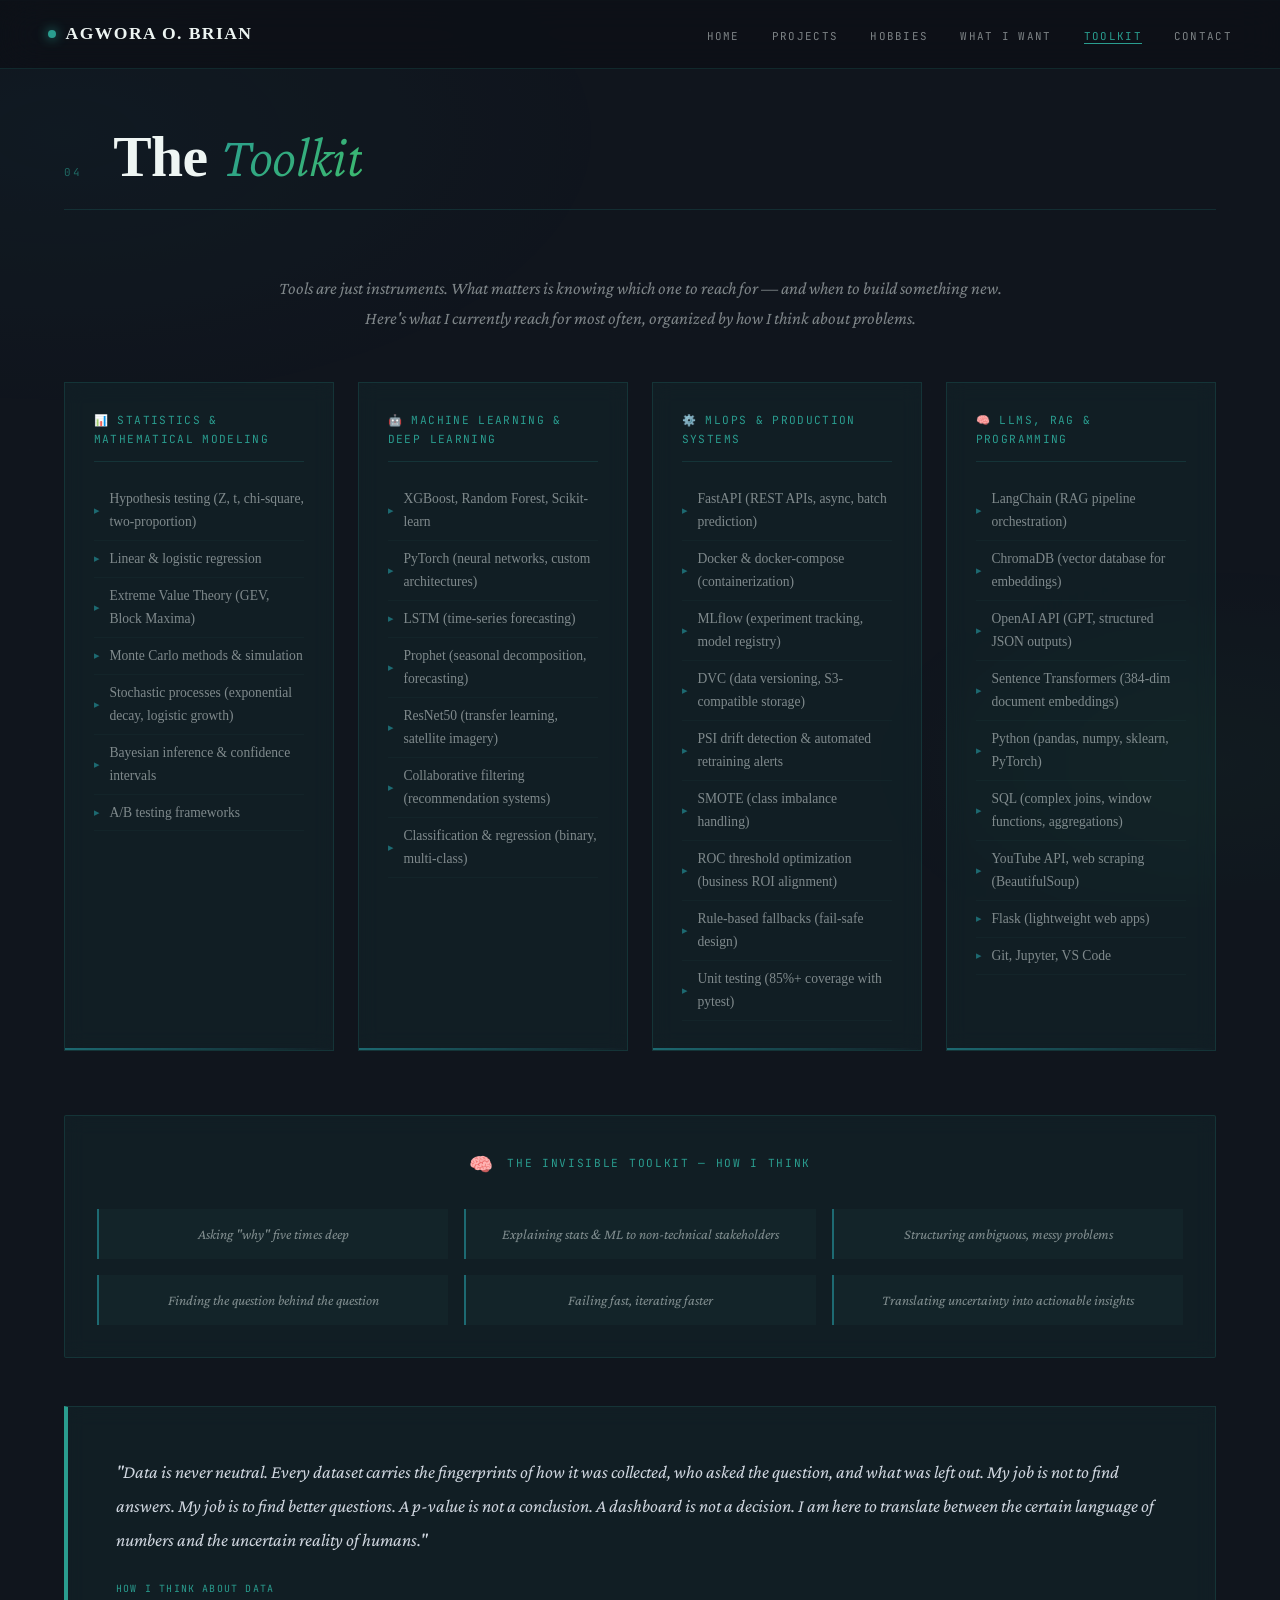
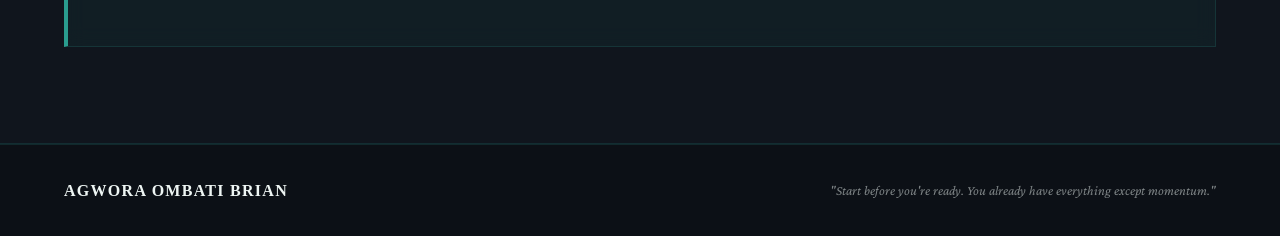
<file: toolkit.html>
<!DOCTYPE html>
<html lang="en">
<head>
<meta charset="UTF-8">
<meta name="viewport" content="width=device-width, initial-scale=1.0">
<title>Agwora Ombati Brian — Toolkit</title>
<link rel="preconnect" href="https://fonts.googleapis.com">
<link href="https://fonts.googleapis.com/css2?family=Inter:opsz,wght@14..32,300;14..32,400;14..32,500;14..32,600;14..32,700;14..32,800&family=Crimson+Pro:ital,wght@0,400;0,500;1,400;1,500&family=JetBrains+Mono:wght@300;400;500&display=swap" rel="stylesheet">
<link rel="stylesheet" href="style.css">
</head>
<body>

<nav id="navbar">
  <a href="index.html" class="nav-logo">
    <span></span>AGWORA O. BRIAN
  </a>
  <div class="nav-right">
    <ul class="nav-links">
      <li><a href="index.html">Home</a></li>
      <li><a href="projects.html">Projects</a></li>
      <li><a href="hobbies.html">Hobbies</a></li>
      <li><a href="wants.html">What I Want</a></li>
      <li><a href="toolkit.html" class="active">Toolkit</a></li>
      <li><a href="contact.html">Contact</a></li>
    </ul>
    <button class="hamburger" id="hamburger" aria-label="Menu">
      <span></span><span></span><span></span>
    </button>
  </div>
</nav>

<div class="mobile-menu" id="mobileMenu">
  <a href="index.html" onclick="closeMobile()">Home</a>
  <a href="projects.html" onclick="closeMobile()">Projects</a>
  <a href="hobbies.html" onclick="closeMobile()">Hobbies</a>
  <a href="wants.html" onclick="closeMobile()">What I Want</a>
  <a href="toolkit.html" onclick="closeMobile()">Toolkit</a>
  <a href="contact.html" onclick="closeMobile()">Contact</a>
</div>

<section id="toolkit">
  <div class="section-header reveal">
    <span class="section-number">04</span>
    <h2 class="section-title">The <em>Toolkit</em></h2>
  </div>

  <!-- INTRO PARAGRAPH -->
  <div class="toolkit-intro reveal">
    <p class="toolkit-intro-text">
      Tools are just instruments. What matters is knowing which one to reach for — and when to build something new. 
      Here's what I currently reach for most often, organized by how I think about problems.
    </p>
  </div>

  <div class="toolkit-grid reveal">
    <!-- CARD 1: Statistics & Mathematical Modeling -->
    <div class="toolkit-card">
      <div class="toolkit-category">📊 Statistics &amp; Mathematical Modeling</div>
      <ul class="toolkit-items">
        <li>Hypothesis testing (Z, t, chi-square, two-proportion)</li>
        <li>Linear &amp; logistic regression</li>
        <li>Extreme Value Theory (GEV, Block Maxima)</li>
        <li>Monte Carlo methods &amp; simulation</li>
        <li>Stochastic processes (exponential decay, logistic growth)</li>
        <li>Bayesian inference &amp; confidence intervals</li>
        <li>A/B testing frameworks</li>
      </ul>
    </div>

    <!-- CARD 2: Machine Learning & Deep Learning -->
    <div class="toolkit-card">
      <div class="toolkit-category">🤖 Machine Learning &amp; Deep Learning</div>
      <ul class="toolkit-items">
        <li>XGBoost, Random Forest, Scikit-learn</li>
        <li>PyTorch (neural networks, custom architectures)</li>
        <li>LSTM (time-series forecasting)</li>
        <li>Prophet (seasonal decomposition, forecasting)</li>
        <li>ResNet50 (transfer learning, satellite imagery)</li>
        <li>Collaborative filtering (recommendation systems)</li>
        <li>Classification &amp; regression (binary, multi-class)</li>
      </ul>
    </div>

    <!-- CARD 3: MLOps & Production Systems -->
    <div class="toolkit-card">
      <div class="toolkit-category">⚙️ MLOps &amp; Production Systems</div>
      <ul class="toolkit-items">
        <li>FastAPI (REST APIs, async, batch prediction)</li>
        <li>Docker &amp; docker-compose (containerization)</li>
        <li>MLflow (experiment tracking, model registry)</li>
        <li>DVC (data versioning, S3-compatible storage)</li>
        <li>PSI drift detection &amp; automated retraining alerts</li>
        <li>SMOTE (class imbalance handling)</li>
        <li>ROC threshold optimization (business ROI alignment)</li>
        <li>Rule-based fallbacks (fail-safe design)</li>
        <li>Unit testing (85%+ coverage with pytest)</li>
      </ul>
    </div>

    <!-- CARD 4: LLMs, RAG & Programming -->
    <div class="toolkit-card">
      <div class="toolkit-category">🧠 LLMs, RAG &amp; Programming</div>
      <ul class="toolkit-items">
        <li>LangChain (RAG pipeline orchestration)</li>
        <li>ChromaDB (vector database for embeddings)</li>
        <li>OpenAI API (GPT, structured JSON outputs)</li>
        <li>Sentence Transformers (384-dim document embeddings)</li>
        <li>Python (pandas, numpy, sklearn, PyTorch)</li>
        <li>SQL (complex joins, window functions, aggregations)</li>
        <li>YouTube API, web scraping (BeautifulSoup)</li>
        <li>Flask (lightweight web apps)</li>
        <li>Git, Jupyter, VS Code</li>
      </ul>
    </div>
  </div>

  <!-- SOFT SKILLS SECTION (Bonus) -->
  <div class="soft-skills-block reveal">
    <div class="soft-skills-header">
      <span class="soft-icon">🧠</span>
      <span class="soft-title">The invisible toolkit — how I think</span>
    </div>
    <div class="soft-skills-grid">
      <div class="soft-skill">Asking "why" five times deep</div>
      <div class="soft-skill">Explaining stats &amp; ML to non-technical stakeholders</div>
      <div class="soft-skill">Structuring ambiguous, messy problems</div>
      <div class="soft-skill">Finding the question behind the question</div>
      <div class="soft-skill">Failing fast, iterating faster</div>
      <div class="soft-skill">Translating uncertainty into actionable insights</div>
    </div>
  </div>

  <!-- PHILOSOPHY BLOCK (Preserved) -->
  <div class="philosophy-block reveal">
    <p class="philosophy-text">
      "Data is never neutral. Every dataset carries the fingerprints of how it was collected, who asked the question, and what was left out. My job is not to find answers. My job is to find better questions. A p-value is not a conclusion. A dashboard is not a decision. I am here to translate between the certain language of numbers and the uncertain reality of humans."
    </p>
    <div class="philosophy-attr">How I think about data</div>
  </div>
</section>

<footer>
  <span class="footer-name">AGWORA OMBATI BRIAN</span>
  <span class="footer-closing">"Start before you're ready. You already have everything except momentum."</span>
</footer>

<script src="script.js"></script>
</body>
</html>
</file>
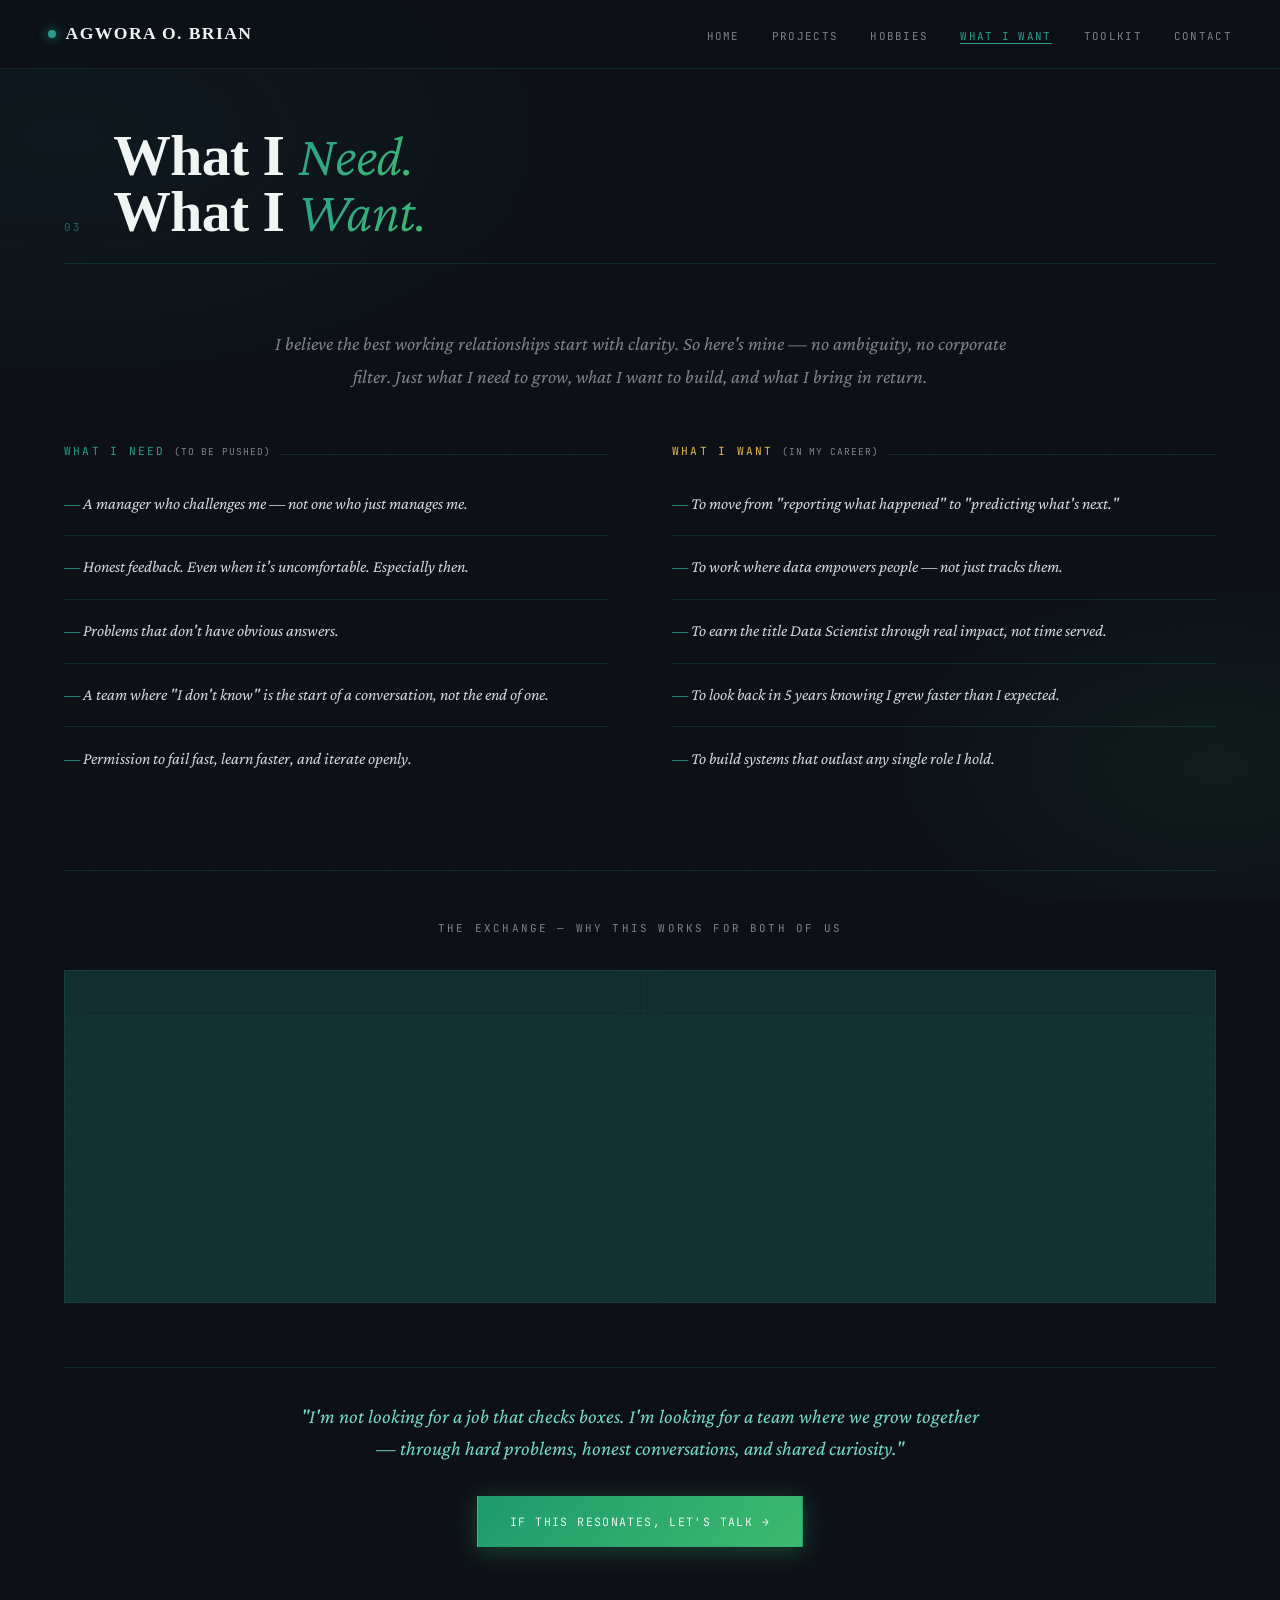
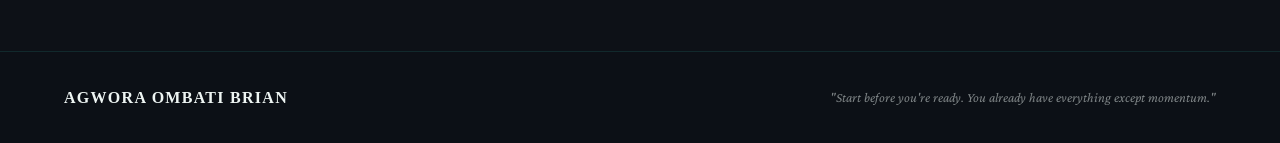
<file: wants.html>
<!DOCTYPE html>
<html lang="en">
<head>
<meta charset="UTF-8">
<meta name="viewport" content="width=device-width, initial-scale=1.0">
<title>Agwora Ombati Brian — What I Need & Want</title>
<link rel="preconnect" href="https://fonts.googleapis.com">
<link href="https://fonts.googleapis.com/css2?family=Inter:opsz,wght@14..32,300;14..32,400;14..32,500;14..32,600;14..32,700;14..32,800&family=Crimson+Pro:ital,wght@0,400;0,500;1,400;1,500&family=JetBrains+Mono:wght@300;400;500&display=swap" rel="stylesheet">
<link rel="stylesheet" href="style.css">
</head>
<body>

<nav id="navbar">
  <a href="index.html" class="nav-logo">
    <span></span>AGWORA O. BRIAN
  </a>
  <div class="nav-right">
    <ul class="nav-links">
      <li><a href="index.html">Home</a></li>
      <li><a href="projects.html">Projects</a></li>
      <li><a href="hobbies.html">Hobbies</a></li>
      <li><a href="wants.html" class="active">What I Want</a></li>
      <li><a href="toolkit.html">Toolkit</a></li>
      <li><a href="contact.html">Contact</a></li>
    </ul>
    <button class="hamburger" id="hamburger" aria-label="Menu">
      <span></span><span></span><span></span>
    </button>
  </div>
</nav>

<div class="mobile-menu" id="mobileMenu">
  <a href="index.html" onclick="closeMobile()">Home</a>
  <a href="projects.html" onclick="closeMobile()">Projects</a>
  <a href="hobbies.html" onclick="closeMobile()">Hobbies</a>
  <a href="wants.html" onclick="closeMobile()">What I Want</a>
  <a href="toolkit.html" onclick="closeMobile()">Toolkit</a>
  <a href="contact.html" onclick="closeMobile()">Contact</a>
</div>

<section id="wants">
  <div class="section-header reveal">
    <span class="section-number">03</span>
    <h2 class="section-title">What I <em>Need.</em><br>What I <em>Want.</em></h2>
  </div>

  <!-- INTRO PARAGRAPH -->
  <div class="wants-intro reveal">
    <p class="wants-intro-text">
      I believe the best working relationships start with clarity. So here's mine — no ambiguity, no corporate filter. 
      Just what I need to grow, what I want to build, and what I bring in return.
    </p>
  </div>

  <div class="wants-grid">
    <!-- NEEDS COLUMN -->
    <div class="reveal">
      <div class="wants-col-label needs-label">What I need <span class="label-subtle">(to be pushed)</span></div>
      <ul class="wants-list">
        <li>A manager who challenges me — not one who just manages me.</li>
        <li>Honest feedback. Even when it's uncomfortable. Especially then.</li>
        <li>Problems that don't have obvious answers.</li>
        <li>A team where "I don't know" is the start of a conversation, not the end of one.</li>
        <li>Permission to fail fast, learn faster, and iterate openly.</li>
      </ul>
    </div>

    <!-- WANTS COLUMN -->
    <div class="reveal">
      <div class="wants-col-label wants-label">What I want <span class="label-subtle">(in my career)</span></div>
      <ul class="wants-list">
        <li>To move from "reporting what happened" to "predicting what's next."</li>
        <li>To work where data empowers people — not just tracks them.</li>
        <li>To earn the title Data Scientist through real impact, not time served.</li>
        <li>To look back in 5 years knowing I grew faster than I expected.</li>
        <li>To build systems that outlast any single role I hold.</li>
      </ul>
    </div>
  </div>

  <!-- THE EXCHANGE TABLE -->
  <div class="both-benefit reveal">
    <div class="benefit-label">The Exchange — Why this works for both of us</div>
    <div class="benefit-table">
      <div class="benefit-row">
        <div class="benefit-header you">What I bring</div>
        <div class="benefit-header them">What you bring</div>
      </div>
      <div class="benefit-row">
        <div class="benefit-cell you">Curiosity that doesn't stop at the first answer</div>
        <div class="benefit-cell them">Problems worth solving</div>
      </div>
      <div class="benefit-row">
        <div class="benefit-cell you">Willingness to be wrong and learn fast</div>
        <div class="benefit-cell them">Mentorship and honest feedback</div>
      </div>
      <div class="benefit-row">
        <div class="benefit-cell you">Technical skills — Python, stats, PyTorch, XGBoost, MLOps, LLMs</div>
        <div class="benefit-cell them">Real data with real stakes</div>
      </div>
      <div class="benefit-row">
        <div class="benefit-cell you">A partner mindset, not an employee mindset</div>
        <div class="benefit-cell them">A career path, not just a paycheck</div>
      </div>
      <div class="benefit-row">
        <div class="benefit-cell you">Stats, ML, and uncertainty communicated clearly to non-technical people</div>
        <div class="benefit-cell them">A team that respects the craft and the person behind it</div>
      </div>
    </div>
  </div>

  <!-- CLOSING REFLECTION + CTA -->
  <div class="wants-closing reveal">
    <p class="closing-quote">"I'm not looking for a job that checks boxes. I'm looking for a team where we grow together — through hard problems, honest conversations, and shared curiosity."</p>
    <div class="closing-cta">
      <a href="contact.html" class="btn btn-primary">If this resonates, let's talk →</a>
    </div>
  </div>
</section>

<footer>
  <span class="footer-name">AGWORA OMBATI BRIAN</span>
  <span class="footer-closing">"Start before you're ready. You already have everything except momentum."</span>
</footer>

<script src="script.js"></script>
</body>
  </html>
</file>
<file: style.css>
*, *::before, *::after { box-sizing: border-box; margin: 0; padding: 0; }

:root {
  --deep:    #0d1117;
  --navy:    #161c26;
  --blue:    #1a2e45;
  --mid:     #1d6a72;
  --bright:  #2a9d8f;
  --green:   #3dba6e;
  --sky:     #76d9c8;
  --ice:     #c4f0e8;
  --glass:   rgba(42,157,143,0.07);
  --glass2:  rgba(42,157,143,0.13);
  --white:   #eef5f3;
  --muted:   rgba(238,245,243,0.5);
  --border:  rgba(42,157,143,0.18);
  --gold:    #e8b84b;
  --mono: 'JetBrains Mono', monospace;
  --serif: 'Crimson Pro', serif;
  --sans: 'Inter', sans-serif;  /* NEW - professional sans-serif */
}

body {
  font-family: var(--sans);  /* Changed from --display */
  font-weight: 400;
}

.nav-logo, .hero-headline, .section-title, .project-title, .hobby-name, .looking-card h3 {
  font-family: var(--sans);  /* Professional, not a display font */
  font-weight: 700;
}

.hero-headline em, .section-title em {
  font-family: var(--serif);  /* Keep italic serif for emphasis */
}

html { scroll-behavior: smooth; font-size: 16px; }

body {
  background: var(--deep);
  color: var(--white);
  font-family: var(--display);
  font-weight: 400;
  line-height: 1.7;
  overflow-x: hidden;
}

body::before {
  content: '';
  position: fixed;
  inset: 0;
  background:
    radial-gradient(ellipse 70% 50% at 5% 15%, rgba(29,106,114,0.1) 0%, transparent 60%),
    radial-gradient(ellipse 50% 40% at 95% 85%, rgba(61,186,110,0.07) 0%, transparent 55%);
  pointer-events: none;
  z-index: 0;
}

body::after {
  content: '';
  position: fixed;
  inset: 0;
  background-image: url("data:image/svg+xml,%3Csvg width='60' height='60' viewBox='0 0 60 60' xmlns='http://www.w3.org/2000/svg'%3E%3Cg fill='none' fill-rule='evenodd'%3E%3Cg fill='%232a9d8f' fill-opacity='0.025'%3E%3Ccircle cx='30' cy='30' r='1'/%3E%3C/g%3E%3C/g%3E%3C/svg%3E");
  pointer-events: none;
  z-index: 0;
}

nav {
  position: fixed;
  top: 0; left: 0; right: 0;
  z-index: 100;
  display: flex;
  justify-content: space-between;
  align-items: center;
  padding: 1.2rem 3rem;
  background: rgba(13,17,23,0.88);
  backdrop-filter: blur(20px);
  -webkit-backdrop-filter: blur(20px);
  border-bottom: 1px solid var(--border);
  transition: box-shadow 0.3s;
}
nav.scrolled { box-shadow: 0 4px 40px rgba(0,0,0,0.45); }

.nav-logo {
  font-family: var(--display);
  font-weight: 800;
  font-size: 1.1rem;
  letter-spacing: 0.08em;
  color: var(--white);
  text-decoration: none;
  display: flex;
  align-items: center;
  gap: 0.6rem;
}
.nav-logo span {
  display: inline-block;
  width: 8px; height: 8px;
  border-radius: 50%;
  background: var(--bright);
  box-shadow: 0 0 12px var(--bright);
  animation: pulse-dot 2s ease-in-out infinite;
}
@keyframes pulse-dot {
  0%,100% { opacity:1; transform: scale(1); }
  50% { opacity:0.6; transform: scale(1.3); }
}

.nav-right { display: flex; align-items: center; gap: 2rem; }
.nav-links { display: flex; gap: 2rem; list-style: none; }
.nav-links a {
  font-family: var(--mono);
  font-size: 0.68rem;
  letter-spacing: 0.12em;
  text-transform: uppercase;
  color: var(--muted);
  text-decoration: none;
  transition: color 0.2s;
}
.nav-links a:hover { color: var(--bright); }
.nav-links a.active { color: var(--bright); border-bottom: 1px solid var(--bright); }

.hamburger {
  display: none;
  flex-direction: column;
  gap: 5px;
  cursor: pointer;
  padding: 4px;
  background: none;
  border: none;
}
.hamburger span {
  display: block;
  width: 24px;
  height: 2px;
  background: var(--white);
  transition: all 0.3s;
}
.hamburger.open span:nth-child(1) { transform: translateY(7px) rotate(45deg); }
.hamburger.open span:nth-child(2) { opacity: 0; }
.hamburger.open span:nth-child(3) { transform: translateY(-7px) rotate(-45deg); }

.mobile-menu {
  display: none;
  position: fixed;
  top: 0; left: 0; right: 0; bottom: 0;
  background: rgba(13,17,23,0.97);
  backdrop-filter: blur(20px);
  z-index: 99;
  flex-direction: column;
  justify-content: center;
  align-items: center;
  gap: 2.5rem;
}
.mobile-menu.open { display: flex; }
.mobile-menu a {
  font-family: var(--display);
  font-size: 2rem;
  font-weight: 700;
  color: var(--white);
  text-decoration: none;
  letter-spacing: 0.05em;
  transition: color 0.2s;
}
.mobile-menu a:hover { color: var(--bright); }

section {
  min-height: 100vh;
  padding: 8rem 4rem 6rem;
  position: relative;
  z-index: 1;
}

/* Hero Section */
#home {
  display: grid;
  grid-template-columns: 1.2fr 0.8fr;
  gap: 5rem;
  align-items: center;
  padding-top: 11rem;
  min-height: 100vh;
}

.hero-left { position: relative; }

.hero-eyebrow {
  font-family: var(--mono);
  font-size: 0.72rem;
  letter-spacing: 0.25em;
  text-transform: uppercase;
  color: var(--bright);
  margin-bottom: 1.8rem;
  display: flex;
  align-items: center;
  gap: 1rem;
}
.hero-eyebrow::before {
  content: '';
  display: block;
  width: 2.5rem;
  height: 1px;
  background: linear-gradient(90deg, var(--bright), transparent);
}

.hero-headline {
  font-family: var(--display);
  font-size: clamp(3.2rem, 6vw, 6.5rem);
  font-weight: 800;
  line-height: 0.95;
  letter-spacing: -0.01em;
  color: var(--white);
  margin-bottom: 2rem;
}
.hero-headline em {
  font-family: var(--serif);
  font-style: italic;
  font-weight: 300;
  background: linear-gradient(135deg, var(--bright), var(--green));
  -webkit-background-clip: text;
  -webkit-text-fill-color: transparent;
  background-clip: text;
}

.hero-bio {
  font-size: 1.05rem;
  color: var(--muted);
  line-height: 1.85;
  max-width: 500px;
  margin-bottom: 2.5rem;
  border-left: 2px solid var(--mid);
  padding-left: 1.2rem;
}

.hero-btns {
  display: flex;
  gap: 1rem;
  flex-wrap: wrap;
}

.btn {
  font-family: var(--mono);
  font-size: 0.72rem;
  letter-spacing: 0.12em;
  text-transform: uppercase;
  padding: 0.9rem 2rem;
  text-decoration: none;
  border: 1px solid;
  transition: all 0.3s;
  cursor: pointer;
  position: relative;
  overflow: hidden;
  display: inline-block;
}
.btn-primary {
  background: linear-gradient(135deg, #1d9a6c, var(--green));
  color: var(--white);
  border-color: transparent;
  box-shadow: 0 4px 24px rgba(61,186,110,0.3);
}
.btn-primary:hover {
  transform: translateY(-2px);
  box-shadow: 0 8px 36px rgba(61,186,110,0.45);
}
.btn-outline {
  background: transparent;
  color: var(--white);
  border-color: var(--border);
  backdrop-filter: blur(10px);
}
.btn-outline:hover {
  border-color: var(--bright);
  color: var(--sky);
  background: var(--glass);
}
.btn-sm {
  font-family: var(--mono);
  font-size: 0.68rem;
  letter-spacing: 0.1em;
  text-transform: uppercase;
  padding: 0.65rem 1.2rem;
  text-decoration: none;
  border: 1px solid var(--border);
  color: var(--muted);
  transition: all 0.2s;
  backdrop-filter: blur(10px);
  background: var(--glass);
  display: inline-block;
}
.btn-sm:hover { border-color: var(--bright); color: var(--bright); }

.hero-right {
  display: flex;
  flex-direction: column;
  gap: 1.5rem;
}

.hero-photo-wrapper {
  position: relative;
  width: 100%;
  max-width: 320px;
  margin: 0 auto;
}

.hero-photo-frame {
  position: relative;
  aspect-ratio: 3/4;
  border-radius: 2px;
  overflow: hidden;
  border: 1px solid var(--border);
  background: var(--glass2);
  box-shadow: 0 20px 60px rgba(0,0,0,0.45), 0 0 0 1px var(--border);
}

.hero-photo-frame img {
  width: 100%;
  height: 100%;
  object-fit: cover;
  display: block;
}

.photo-glow {
  position: absolute;
  top: -20px; right: -20px;
  width: 120px; height: 120px;
  background: radial-gradient(circle, rgba(42,157,143,0.25) 0%, transparent 70%);
  pointer-events: none;
}
.photo-label {
  position: absolute;
  bottom: -1px; left: 0; right: 0;
  padding: 1.2rem;
  background: linear-gradient(to top, rgba(5,13,26,0.95), transparent);
  font-family: var(--mono);
  font-size: 0.62rem;
  letter-spacing: 0.15em;
  text-transform: uppercase;
  color: var(--bright);
}

.hero-stats-row {
  display: grid;
  grid-template-columns: repeat(3,1fr);
  gap: 0.8rem;
}

.hero-stat-card {
  background: var(--glass);
  border: 1px solid var(--border);
  padding: 1.2rem;
  position: relative;
  overflow: hidden;
  backdrop-filter: blur(10px);
}
.hero-stat-card::before {
  content: '';
  position: absolute;
  top: 0; left: 0;
  width: 100%; height: 2px;
  background: linear-gradient(90deg, var(--bright), transparent);
}
.stat-num {
  font-family: var(--display);
  font-size: 1.8rem;
  font-weight: 800;
  line-height: 1;
  background: linear-gradient(135deg, var(--white), var(--ice));
  -webkit-background-clip: text;
  -webkit-text-fill-color: transparent;
  background-clip: text;
  margin-bottom: 0.3rem;
}
.stat-label {
  font-family: var(--mono);
  font-size: 0.55rem;
  letter-spacing: 0.08em;
  text-transform: uppercase;
  color: var(--muted);
  line-height: 1.4;
}

/* Section Headers */
.section-header {
  display: flex;
  align-items: flex-end;
  gap: 2rem;
  margin-bottom: 4rem;
  padding-bottom: 1.5rem;
  border-bottom: 1px solid var(--border);
}
.section-number {
  font-family: var(--mono);
  font-size: 0.68rem;
  color: var(--bright);
  letter-spacing: 0.15em;
  opacity: 0.6;
  padding-bottom: 0.2rem;
}
.section-title {
  font-family: var(--display);
  font-size: clamp(2.5rem, 4.5vw, 4.5rem);
  font-weight: 800;
  line-height: 0.95;
  letter-spacing: -0.01em;
  color: var(--white);
}
.section-title em {
  font-family: var(--serif);
  font-style: italic;
  font-weight: 300;
  background: linear-gradient(135deg, var(--bright), var(--green));
  -webkit-background-clip: text;
  -webkit-text-fill-color: transparent;
  background-clip: text;
}

/* Projects */
.project-card {
  display: grid;
  grid-template-columns: 160px 1fr;
  gap: 3rem;
  padding: 3rem 0;
  border-top: 1px solid var(--border);
  transition: all 0.3s;
}
.project-card:last-of-type { border-bottom: 1px solid var(--border); }

.project-meta { padding-top: 0.3rem; }
.project-index {
  font-family: var(--display);
  font-size: 5rem;
  font-weight: 800;
  line-height: 1;
  color: rgba(42,157,143,0.12);
  margin-bottom: 1rem;
}
.project-tags { display: flex; flex-direction: column; gap: 0.4rem; }
.tag {
  font-family: var(--mono);
  font-size: 0.62rem;
  letter-spacing: 0.1em;
  text-transform: uppercase;
  color: var(--bright);
  background: var(--glass2);
  border: 1px solid var(--border);
  padding: 0.3rem 0.7rem;
  width: fit-content;
}

.project-title {
  font-family: var(--display);
  font-size: 2rem;
  font-weight: 700;
  letter-spacing: 0.01em;
  line-height: 1.1;
  color: var(--white);
  margin-bottom: 0.75rem;
}
.project-hook {
  font-family: var(--serif);
  font-style: italic;
  font-size: 1.15rem;
  color: var(--sky);
  margin-bottom: 1.2rem;
  line-height: 1.6;
}
.project-desc {
  font-size: 0.95rem;
  color: var(--muted);
  line-height: 1.85;
  margin-bottom: 1.5rem;
}

.project-findings {
  display: grid;
  grid-template-columns: repeat(3,1fr);
  gap: 1rem;
  margin-bottom: 1.8rem;
}
.finding {
  background: var(--glass);
  border: 1px solid var(--border);
  padding: 1rem;
  border-top: 2px solid var(--mid);
  backdrop-filter: blur(10px);
}
.finding-val {
  font-family: var(--display);
  font-size: 2rem;
  font-weight: 800;
  background: linear-gradient(135deg, var(--white), var(--ice));
  -webkit-background-clip: text;
  -webkit-text-fill-color: transparent;
  background-clip: text;
  line-height: 1;
  margin-bottom: 0.2rem;
}
.finding-desc {
  font-family: var(--mono);
  font-size: 0.6rem;
  letter-spacing: 0.08em;
  text-transform: uppercase;
  color: var(--muted);
}

.project-takeaway {
  font-family: var(--mono);
  font-size: 0.72rem;
  letter-spacing: 0.06em;
  color: var(--sky);
  background: var(--glass);
  border: 1px solid var(--border);
  border-left: 3px solid var(--bright);
  padding: 0.85rem 1rem;
  margin-bottom: 1.5rem;
}
.project-btns { display: flex; gap: 0.8rem; flex-wrap: wrap; }

/* Hobbies */
#hobbies, .hobbies-page {
  background: rgba(22,28,38,0.45);
  backdrop-filter: blur(20px);
  border-top: 1px solid var(--border);
  border-bottom: 1px solid var(--border);
}

.hobbies-grid {
  display: grid;
  grid-template-columns: repeat(2,1fr);
  gap: 1.5rem;
}
.hobby-card {
  background: var(--glass);
  border: 1px solid var(--border);
  padding: 2rem;
  position: relative;
  overflow: hidden;
  transition: transform 0.3s, box-shadow 0.3s, border-color 0.3s;
  backdrop-filter: blur(10px);
}
.hobby-card:hover {
  transform: translateY(-4px);
  border-color: rgba(42,157,143,0.35);
  box-shadow: 0 20px 60px rgba(42,157,143,0.1);
}
.hobby-card::before {
  content: '';
  position: absolute;
  top: 0; left: 0;
  width: 100%; height: 2px;
  background: linear-gradient(90deg, var(--mid), transparent);
  opacity: 0;
  transition: opacity 0.3s;
}
.hobby-card:hover::before { opacity: 1; }

.hobby-icon { font-size: 2.5rem; margin-bottom: 1rem; display: block; }
.hobby-name {
  font-family: var(--display);
  font-size: 1.5rem;
  font-weight: 700;
  line-height: 1;
  color: var(--white);
  margin-bottom: 0.75rem;
}
.hobby-why { font-size: 0.9rem; color: var(--muted); line-height: 1.75; margin-bottom: 1rem; }
.hobby-insight {
  font-family: var(--mono);
  font-size: 0.62rem;
  letter-spacing: 0.1em;
  text-transform: uppercase;
  color: var(--bright);
  padding-top: 1rem;
  border-top: 1px solid var(--border);
}

.hobbies-footer {
  margin-top: 3rem;
  text-align: center;
  font-family: var(--serif);
  font-style: italic;
  font-size: 1.4rem;
  color: var(--muted);
}

/* Wants */
.wants-grid {
  display: grid;
  grid-template-columns: 1fr 1fr;
  gap: 4rem;
}
.wants-col-label {
  font-family: var(--mono);
  font-size: 0.68rem;
  letter-spacing: 0.2em;
  text-transform: uppercase;
  color: var(--bright);
  margin-bottom: 2rem;
  display: flex;
  align-items: center;
  gap: 0.8rem;
}
.wants-col-label::after {
  content: '';
  flex: 1;
  height: 1px;
  background: var(--border);
}
.wants-list { list-style: none; }
.wants-list li {
  font-family: var(--serif);
  font-style: italic;
  font-size: 1.1rem;
  color: rgba(240,246,255,0.8);
  line-height: 1.65;
  padding: 1.2rem 0 1.2rem 1.2rem;
  border-bottom: 1px solid var(--border);
  position: relative;
}
.wants-list li::before {
  content: '—';
  position: absolute;
  left: 0;
  color: var(--bright);
  font-style: normal;
}

.both-benefit {
  margin-top: 5rem;
  padding-top: 3rem;
  border-top: 1px solid var(--border);
}
.benefit-label {
  font-family: var(--mono);
  font-size: 0.68rem;
  letter-spacing: 0.2em;
  text-transform: uppercase;
  color: var(--muted);
  margin-bottom: 2rem;
  text-align: center;
}
.benefit-table {
  display: grid;
  grid-template-columns: 1fr 1fr;
  gap: 1px;
  background: var(--border);
  border: 1px solid var(--border);
}
.benefit-row { display: contents; }
.benefit-cell {
  background: var(--glass);
  padding: 1.1rem 1.5rem;
  font-size: 0.9rem;
  color: rgba(240,246,255,0.8);
  line-height: 1.5;
  backdrop-filter: blur(10px);
}
.benefit-cell.you { border-left: 2px solid var(--bright); }
.benefit-cell.them { border-left: 2px solid var(--gold); }
.benefit-header {
  background: rgba(42,157,143,0.05);
  padding: 0.8rem 1.5rem;
  font-family: var(--mono);
  font-size: 0.62rem;
  letter-spacing: 0.15em;
  text-transform: uppercase;
  backdrop-filter: blur(10px);
}
.benefit-header.you { color: var(--bright); }
.benefit-header.them { color: var(--gold); }

/* Toolkit */
#toolkit, .toolkit-page {
  background: rgba(22,28,38,0.45);
  border-top: 1px solid var(--border);
  border-bottom: 1px solid var(--border);
}

.toolkit-grid {
  display: grid;
  grid-template-columns: repeat(4,1fr);
  gap: 1.5rem;
  margin-bottom: 4rem;
}
.toolkit-card {
  background: var(--glass);
  border: 1px solid var(--border);
  padding: 1.8rem;
  transition: border-color 0.3s, box-shadow 0.3s;
  backdrop-filter: blur(10px);
  position: relative;
  overflow: hidden;
}
.toolkit-card::after {
  content: '';
  position: absolute;
  bottom: 0; left: 0; right: 0;
  height: 2px;
  background: linear-gradient(90deg, var(--mid), transparent);
}
.toolkit-card:hover {
  border-color: rgba(42,157,143,0.35);
  box-shadow: 0 10px 40px rgba(42,157,143,0.09);
}
.toolkit-category {
  font-family: var(--mono);
  font-size: 0.68rem;
  letter-spacing: 0.15em;
  text-transform: uppercase;
  color: var(--bright);
  margin-bottom: 1.5rem;
  padding-bottom: 0.8rem;
  border-bottom: 1px solid var(--border);
}
.toolkit-items { list-style: none; }
.toolkit-items li {
  font-size: 0.9rem;
  color: var(--muted);
  padding: 0.45rem 0;
  border-bottom: 1px solid rgba(42,157,143,0.05);
  display: flex;
  align-items: center;
  gap: 0.6rem;
}
.toolkit-items li::before {
  content: '▸';
  color: var(--mid);
  font-size: 0.7rem;
  flex-shrink: 0;
}

.philosophy-block {
  background: var(--glass);
  border: 1px solid var(--border);
  border-left: 4px solid var(--bright);
  padding: 3rem;
  backdrop-filter: blur(10px);
}
.philosophy-text {
  font-family: var(--serif);
  font-style: italic;
  font-size: 1.15rem;
  line-height: 1.85;
  color: rgba(240,246,255,0.85);
  margin-bottom: 1.5rem;
}
.philosophy-attr {
  font-family: var(--mono);
  font-size: 0.62rem;
  letter-spacing: 0.12em;
  text-transform: uppercase;
  color: var(--bright);
}

/* Contact */
#contact, .contact-page {
  background: transparent;
  min-height: auto;
  padding-bottom: 8rem;
}

.contact-grid {
  display: grid;
  grid-template-columns: 1fr 1fr;
  gap: 6rem;
  align-items: start;
}
.contact-headline {
  font-family: var(--display);
  font-size: clamp(2.2rem, 3.5vw, 4rem);
  font-weight: 800;
  line-height: 0.95;
  letter-spacing: -0.01em;
  margin-bottom: 1.5rem;
}
.contact-headline em {
  font-family: var(--serif);
  font-style: italic;
  font-weight: 300;
  background: linear-gradient(135deg, var(--bright), var(--green));
  -webkit-background-clip: text;
  -webkit-text-fill-color: transparent;
  background-clip: text;
}
.contact-note {
  font-size: 1rem;
  color: var(--muted);
  line-height: 1.85;
  margin-bottom: 2rem;
  font-family: var(--serif);
  font-style: italic;
}

.contact-links { display: flex; flex-direction: column; gap: 1rem; }
.contact-link {
  display: flex;
  align-items: center;
  gap: 1.2rem;
  padding: 1.2rem 1.5rem;
  background: var(--glass);
  border: 1px solid var(--border);
  text-decoration: none;
  color: var(--white);
  transition: all 0.25s;
  position: relative;
  overflow: hidden;
  backdrop-filter: blur(10px);
}
.contact-link::after {
  content: '→';
  position: absolute;
  right: 1.5rem;
  font-size: 1rem;
  opacity: 0;
  transform: translateX(-6px);
  transition: all 0.25s;
}
.contact-link:hover {
  border-color: rgba(42,157,143,0.4);
  background: var(--glass2);
  box-shadow: 0 8px 30px rgba(42,157,143,0.1);
}
.contact-link:hover::after { opacity: 1; transform: translateX(0); }

.contact-link-icon {
  width: 2.8rem; height: 2.8rem;
  background: var(--glass2);
  border: 1px solid var(--border);
  display: flex; align-items: center; justify-content: center;
  font-family: var(--mono);
  font-size: 0.8rem;
  font-weight: 700;
  color: var(--bright);
  flex-shrink: 0;
}
.contact-link-text { flex: 1; }
.contact-link-label {
  font-family: var(--mono);
  font-size: 0.58rem;
  letter-spacing: 0.12em;
  text-transform: uppercase;
  color: var(--muted);
  display: block;
  margin-bottom: 0.1rem;
}
.contact-link-value { font-size: 0.88rem; color: var(--white); }

.contact-docs { margin-top: 2rem; }
.contact-docs-label {
  font-family: var(--mono);
  font-size: 0.62rem;
  letter-spacing: 0.15em;
  text-transform: uppercase;
  color: var(--muted);
  margin-bottom: 0.8rem;
}
.doc-btns { display: flex; gap: 0.8rem; flex-wrap: wrap; }

/* Footer */
footer {
  background: rgba(13,17,23,0.97);
  padding: 2rem 4rem;
  display: flex;
  justify-content: space-between;
  align-items: center;
  border-top: 1px solid var(--border);
  position: relative;
  z-index: 1;
}
.footer-name {
  font-family: var(--display);
  font-size: 1rem;
  font-weight: 700;
  color: var(--white);
  letter-spacing: 0.08em;
}
.footer-closing {
  font-family: var(--serif);
  font-style: italic;
  font-size: 0.85rem;
  color: var(--muted);
  max-width: 400px;
  text-align: right;
}

/* Reveal Animation */
.reveal {
  opacity: 0;
  transform: translateY(30px);
  transition: opacity 0.7s ease, transform 0.7s ease;
}
.reveal.visible { opacity: 1; transform: translateY(0); }
/* Hobbies Page Enhancements */
.hobbies-intro {
  max-width: 800px;
  margin: 0 auto 3rem auto;
  text-align: center;
}
.hobbies-intro-text {
  font-family: var(--serif);
  font-style: italic;
  font-size: 1.2rem;
  line-height: 1.7;
  color: var(--muted);
  padding: 0 1rem;
}

.hobby-card {
  transition: transform 0.3s, box-shadow 0.3s, border-color 0.3s;
}
.hobby-card:hover {
  transform: translateY(-6px);
  border-color: rgba(42,157,143,0.45);
  box-shadow: 0 25px 40px rgba(42,157,143,0.12);
}

.hobby-insight {
  font-family: var(--mono);
  font-size: 0.65rem;
  letter-spacing: 0.05em;
  color: var(--bright);
  padding-top: 1rem;
  margin-top: 0.5rem;
  border-top: 1px solid var(--border);
  line-height: 1.5;
}

/* Update hobby-why for better readability */
.hobby-why {
  font-size: 0.92rem;
  color: var(--muted);
  line-height: 1.75;
  margin-bottom: 1rem;
}

/* Wants Page Enhancements */
.wants-intro {
  max-width: 750px;
  margin: 0 auto 3rem auto;
  text-align: center;
}
.wants-intro-text {
  font-family: var(--serif);
  font-style: italic;
  font-size: 1.2rem;
  line-height: 1.7;
  color: var(--muted);
}

.wants-col-label {
  font-family: var(--mono);
  font-size: 0.7rem;
  letter-spacing: 0.2em;
  text-transform: uppercase;
  margin-bottom: 1.8rem;
  display: flex;
  align-items: baseline;
  gap: 0.5rem;
  flex-wrap: wrap;
}
.needs-label {
  color: var(--bright);
}
.wants-label {
  color: var(--gold);
}
.label-subtle {
  font-size: 0.6rem;
  letter-spacing: 0.1em;
  color: var(--muted);
  font-weight: normal;
}
.wants-col-label::after {
  content: '';
  flex: 1;
  height: 1px;
  background: var(--border);
}

.wants-list li {
  font-family: var(--serif);
  font-style: italic;
  font-size: 1.05rem;
  color: rgba(240,246,255,0.85);
  line-height: 1.65;
  padding: 1.1rem 0 1.1rem 1.2rem;
  border-bottom: 1px solid var(--border);
  position: relative;
  transition: all 0.2s ease;
}
.wants-list li:hover {
  padding-left: 1.8rem;
  color: var(--white);
}
.wants-list li::before {
  content: '—';
  position: absolute;
  left: 0;
  font-style: normal;
}
.wants-list li:first-child {
  padding-top: 0;
}
.wants-list li:last-child {
  border-bottom: none;
}

/* Benefit Table - slight enhancement */
.benefit-cell {
  background: var(--glass);
  padding: 1.1rem 1.5rem;
  font-size: 0.9rem;
  color: rgba(240,246,255,0.85);
  line-height: 1.5;
  backdrop-filter: blur(10px);
  transition: background 0.2s ease;
}
.benefit-cell:hover {
  background: rgba(42,157,143,0.1);
}

/* Closing Section */
.wants-closing {
  margin-top: 4rem;
  padding-top: 2rem;
  text-align: center;
  border-top: 1px solid var(--border);
}
.closing-quote {
  font-family: var(--serif);
  font-style: italic;
  font-size: 1.25rem;
  line-height: 1.6;
  color: var(--sky);
  max-width: 700px;
  margin: 0 auto 2rem auto;
}
.closing-cta {
  margin-top: 1rem;
}


/* Toolkit Page Enhancements */
.toolkit-intro {
  max-width: 750px;
  margin: 0 auto 3rem auto;
  text-align: center;
}
.toolkit-intro-text {
  font-family: var(--serif);
  font-style: italic;
  font-size: 1.1rem;
  line-height: 1.7;
  color: var(--muted);
}

.toolkit-card {
  transition: transform 0.3s, box-shadow 0.3s, border-color 0.3s;
}
.toolkit-card:hover {
  transform: translateY(-4px);
  border-color: rgba(42,157,143,0.4);
  box-shadow: 0 15px 35px rgba(42,157,143,0.1);
}

.toolkit-category {
  font-family: var(--mono);
  font-size: 0.7rem;
  letter-spacing: 0.12em;
  text-transform: uppercase;
  color: var(--bright);
  margin-bottom: 1.2rem;
  padding-bottom: 0.7rem;
  border-bottom: 1px solid var(--border);
  display: flex;
  align-items: center;
  gap: 0.5rem;
}

.toolkit-items li {
  font-size: 0.85rem;
  color: var(--muted);
  padding: 0.4rem 0;
  border-bottom: 1px solid rgba(42,157,143,0.05);
  display: flex;
  align-items: center;
  gap: 0.6rem;
  transition: color 0.2s ease;
}
.toolkit-items li:hover {
  color: var(--white);
}
.toolkit-items li::before {
  content: '▸';
  color: var(--mid);
  font-size: 0.7rem;
  flex-shrink: 0;
}

/* Soft Skills Block */
.soft-skills-block {
  margin: 3rem 0 3rem 0;
  padding: 2rem;
  background: var(--glass);
  border: 1px solid var(--border);
  border-radius: 2px;
  backdrop-filter: blur(10px);
}
.soft-skills-header {
  display: flex;
  align-items: center;
  justify-content: center;
  gap: 0.8rem;
  margin-bottom: 1.8rem;
  font-family: var(--mono);
  font-size: 0.7rem;
  letter-spacing: 0.15em;
  text-transform: uppercase;
  color: var(--bright);
}
.soft-icon {
  font-size: 1.2rem;
}
.soft-title {
  color: var(--bright);
}
.soft-skills-grid {
  display: grid;
  grid-template-columns: repeat(3, 1fr);
  gap: 1rem;
}
.soft-skill {
  font-family: var(--serif);
  font-style: italic;
  font-size: 0.9rem;
  color: var(--muted);
  padding: 0.8rem;
  text-align: center;
  background: rgba(42,157,143,0.05);
  border-left: 2px solid var(--mid);
  transition: all 0.2s ease;
}
.soft-skill:hover {
  color: var(--white);
  border-left-color: var(--bright);
  background: rgba(42,157,143,0.1);
}

/* Contact Page Enhancements */
.contact-intro {
  text-align: center;
  max-width: 750px;
  margin: 0 auto 3rem auto;
}

.contact-headline {
  font-family: var(--sans);
  font-size: clamp(2rem, 4vw, 3rem);
  font-weight: 700;
  line-height: 1.2;
  margin-bottom: 1.2rem;
  color: var(--white);
}

.contact-headline em {
  font-family: var(--serif);
  font-style: italic;
  font-weight: 400;
  background: linear-gradient(135deg, var(--bright), var(--green));
  -webkit-background-clip: text;
  -webkit-text-fill-color: transparent;
  background-clip: text;
}

.contact-note {
  font-size: 1rem;
  color: var(--muted);
  line-height: 1.7;
  font-family: var(--serif);
  font-style: italic;
}

.docs-note {
  font-family: var(--mono);
  font-size: 0.6rem;
  color: var(--muted);
  margin-top: 1rem;
  text-align: center;
  letter-spacing: 0.05em;
}

.contact-closing {
  text-align: center;
  margin-top: 3rem;
  padding-top: 2rem;
  border-top: 1px solid var(--border);
}

.closing-message {
  font-family: var(--serif);
  font-style: italic;
  font-size: 0.95rem;
  color: var(--sky);
  max-width: 500px;
  margin: 0 auto;
}

/* Contact links hover enhancement */
.contact-link {
  transition: all 0.25s ease;
}

.contact-link:hover {
  transform: translateX(4px);
}

/* Responsive adjustments */
@media (max-width: 900px) {
  .contact-headline {
    font-size: 1.8rem;
  }
  .contact-note {
    font-size: 0.9rem;
    padding: 0 1rem;
  }
  .closing-message {
    font-size: 0.85rem;
    padding: 0 1rem;
  }
}
/* Responsive adjustments for toolkit page */
@media (max-width: 1100px) {
  .toolkit-grid {
    grid-template-columns: repeat(2, 1fr);
  }
  .soft-skills-grid {
    grid-template-columns: repeat(2, 1fr);
  }
}
@media (max-width: 600px) {
  .toolkit-grid {
    grid-template-columns: 1fr;
  }
  .soft-skills-grid {
    grid-template-columns: 1fr;
  }
  .toolkit-intro-text {
    font-size: 0.95rem;
  }
}
/* Responsive adjustments */
@media (max-width: 900px) {
  .wants-intro-text {
    font-size: 1rem;
  }
  .closing-quote {
    font-size: 1rem;
    padding: 0 1rem;
  }
  .wants-list li {
    font-size: 0.95rem;
  }
  }
/* Responsive adjustments for hobbies page */
@media (max-width: 900px) {
  .hobbies-intro-text {
    font-size: 1rem;
  }
  .hobby-insight {
    font-size: 0.55rem;
  }
  }
/* Responsive */
@media (max-width: 1100px) {
  .toolkit-grid { grid-template-columns: repeat(2,1fr); }
}

@media (max-width: 900px) {
  nav { padding: 1rem 1.5rem; }
  .nav-links { display: none; }
  .hamburger { display: flex; }
  section { padding: 7rem 1.5rem 4rem; }

  #home {
    grid-template-columns: 1fr;
    gap: 3rem;
    padding-top: 8rem;
    align-items: start;
  }
  .hero-right { order: -1; }
  .hero-photo-wrapper { max-width: 220px; }
  .hero-photo-frame { aspect-ratio: 1/1; border-radius: 50%; }
  .photo-label { display: none; }
  .hero-stats-row { grid-template-columns: repeat(3,1fr); }

  .project-card { grid-template-columns: 1fr; gap: 1.5rem; }
  .project-findings { grid-template-columns: repeat(3,1fr); }
  .hobbies-grid { grid-template-columns: 1fr; }
  .wants-grid { grid-template-columns: 1fr; gap: 2.5rem; }
  .toolkit-grid { grid-template-columns: repeat(2,1fr); }
  .contact-grid { grid-template-columns: 1fr; gap: 3rem; }
  .benefit-table { grid-template-columns: 1fr; }
  .benefit-header.them, .benefit-cell.them { border-left: none; border-top: 2px solid var(--gold); }
  footer { flex-direction: column; gap: 0.8rem; text-align: center; padding: 2rem 1.5rem; }
  .footer-closing { text-align: center; }
}

@media (max-width: 600px) {
  .hero-headline { font-size: clamp(2.8rem, 10vw, 4rem); }
  .project-findings { grid-template-columns: 1fr; }
  .hero-stats-row { grid-template-columns: 1fr; }
  .toolkit-grid { grid-template-columns: 1fr; }
  .doc-btns { flex-direction: column; }
}

/* NEW SECTIONS FOR INDEX.HTML */

.alt-section {
  background: rgba(22,28,38,0.3);
  border-top: 1px solid var(--border);
  border-bottom: 1px solid var(--border);
}

/* Thread Section */
.thread-grid {
  display: grid;
  grid-template-columns: 1fr 1fr;
  gap: 4rem;
  align-items: start;
}
.thread-lead {
  font-size: 1.25rem;
  font-weight: 500;
  color: var(--white);
  margin-bottom: 1.5rem;
  line-height: 1.6;
}
.thread-quote {
  font-family: var(--serif);
  font-style: italic;
  font-size: 1.5rem;
  color: var(--sky);
  margin-bottom: 1.5rem;
  line-height: 1.4;
}
.thread-body {
  color: var(--muted);
  margin-bottom: 1rem;
  line-height: 1.75;
}
.thread-chain {
  display: flex;
  flex-wrap: wrap;
  align-items: center;
  gap: 0.5rem;
  margin-bottom: 2rem;
  background: var(--glass);
  padding: 1.5rem;
  border: 1px solid var(--border);
}
.chain-link {
  font-family: var(--mono);
  font-size: 0.75rem;
  letter-spacing: 0.1em;
  text-transform: uppercase;
  color: var(--bright);
  padding: 0.3rem 0.8rem;
  background: var(--glass2);
  border-radius: 2px;
}
.chain-arrow {
  color: var(--muted);
  font-size: 1rem;
}
.thread-examples {
  display: flex;
  flex-direction: column;
  gap: 0.8rem;
}
.example-item {
  font-family: var(--mono);
  font-size: 0.7rem;
  color: var(--muted);
  padding: 0.5rem 1rem;
  border-left: 2px solid var(--mid);
}

/* Philosophy Section */
.philosophy-container {
  display: grid;
  grid-template-columns: 1fr 1fr;
  gap: 4rem;
}
.philosophy-statement {
  font-family: var(--serif);
  font-style: italic;
  font-size: 1.25rem;
  line-height: 1.6;
  color: rgba(238,245,243,0.85);
  margin-bottom: 1.5rem;
  padding-left: 1rem;
  border-left: 2px solid var(--bright);
}
.philosophy-statement:last-child {
  margin-bottom: 0;
}
.principle {
  display: flex;
  align-items: baseline;
  gap: 1rem;
  padding: 1rem 0;
  border-bottom: 1px solid var(--border);
}
.principle-num {
  font-family: var(--mono);
  font-size: 0.7rem;
  color: var(--bright);
  min-width: 2rem;
}
.principle-text {
  color: var(--white);
  font-size: 0.95rem;
}

/* Looking For Section */
.looking-grid {
  display: grid;
  grid-template-columns: repeat(4, 1fr);
  gap: 1.5rem;
}
.looking-card {
  background: var(--glass);
  border: 1px solid var(--border);
  padding: 1.8rem;
  transition: all 0.3s;
  backdrop-filter: blur(10px);
}
.looking-card:hover {
  transform: translateY(-4px);
  border-color: rgba(42,157,143,0.35);
}
.looking-icon {
  font-size: 2rem;
  margin-bottom: 1rem;
}
.looking-card h3 {
  font-size: 1.2rem;
  font-weight: 700;
  margin-bottom: 0.8rem;
  color: var(--white);
}
.looking-card p {
  font-size: 0.85rem;
  color: var(--muted);
  line-height: 1.6;
}

/* Impact Section */
.impact-grid {
  display: grid;
  grid-template-columns: repeat(4, 1fr);
  gap: 1.5rem;
  margin-bottom: 2.5rem;
}
.impact-item {
  background: var(--glass);
  border: 1px solid var(--border);
  padding: 1.5rem;
  text-align: center;
}
.impact-num {
  font-family: var(--display);
  font-size: 2rem;
  font-weight: 800;
  background: linear-gradient(135deg, var(--white), var(--ice));
  -webkit-background-clip: text;
  -webkit-text-fill-color: transparent;
  background-clip: text;
  margin-bottom: 0.5rem;
}
.impact-desc {
  font-size: 0.75rem;
  color: var(--muted);
  line-height: 1.5;
}
.impact-cta {
  text-align: center;
  padding-top: 1rem;
}
.impact-cta p {
  color: var(--muted);
  margin-bottom: 1.5rem;
}

/* Responsive additions */
@media (max-width: 1100px) {
  .looking-grid, .impact-grid {
    grid-template-columns: repeat(2, 1fr);
  }
  .thread-grid, .philosophy-container {
    grid-template-columns: 1fr;
    gap: 2rem;
  }
}
@media (max-width: 600px) {
  .looking-grid, .impact-grid {
    grid-template-columns: 1fr;
  }
  }
</file>
